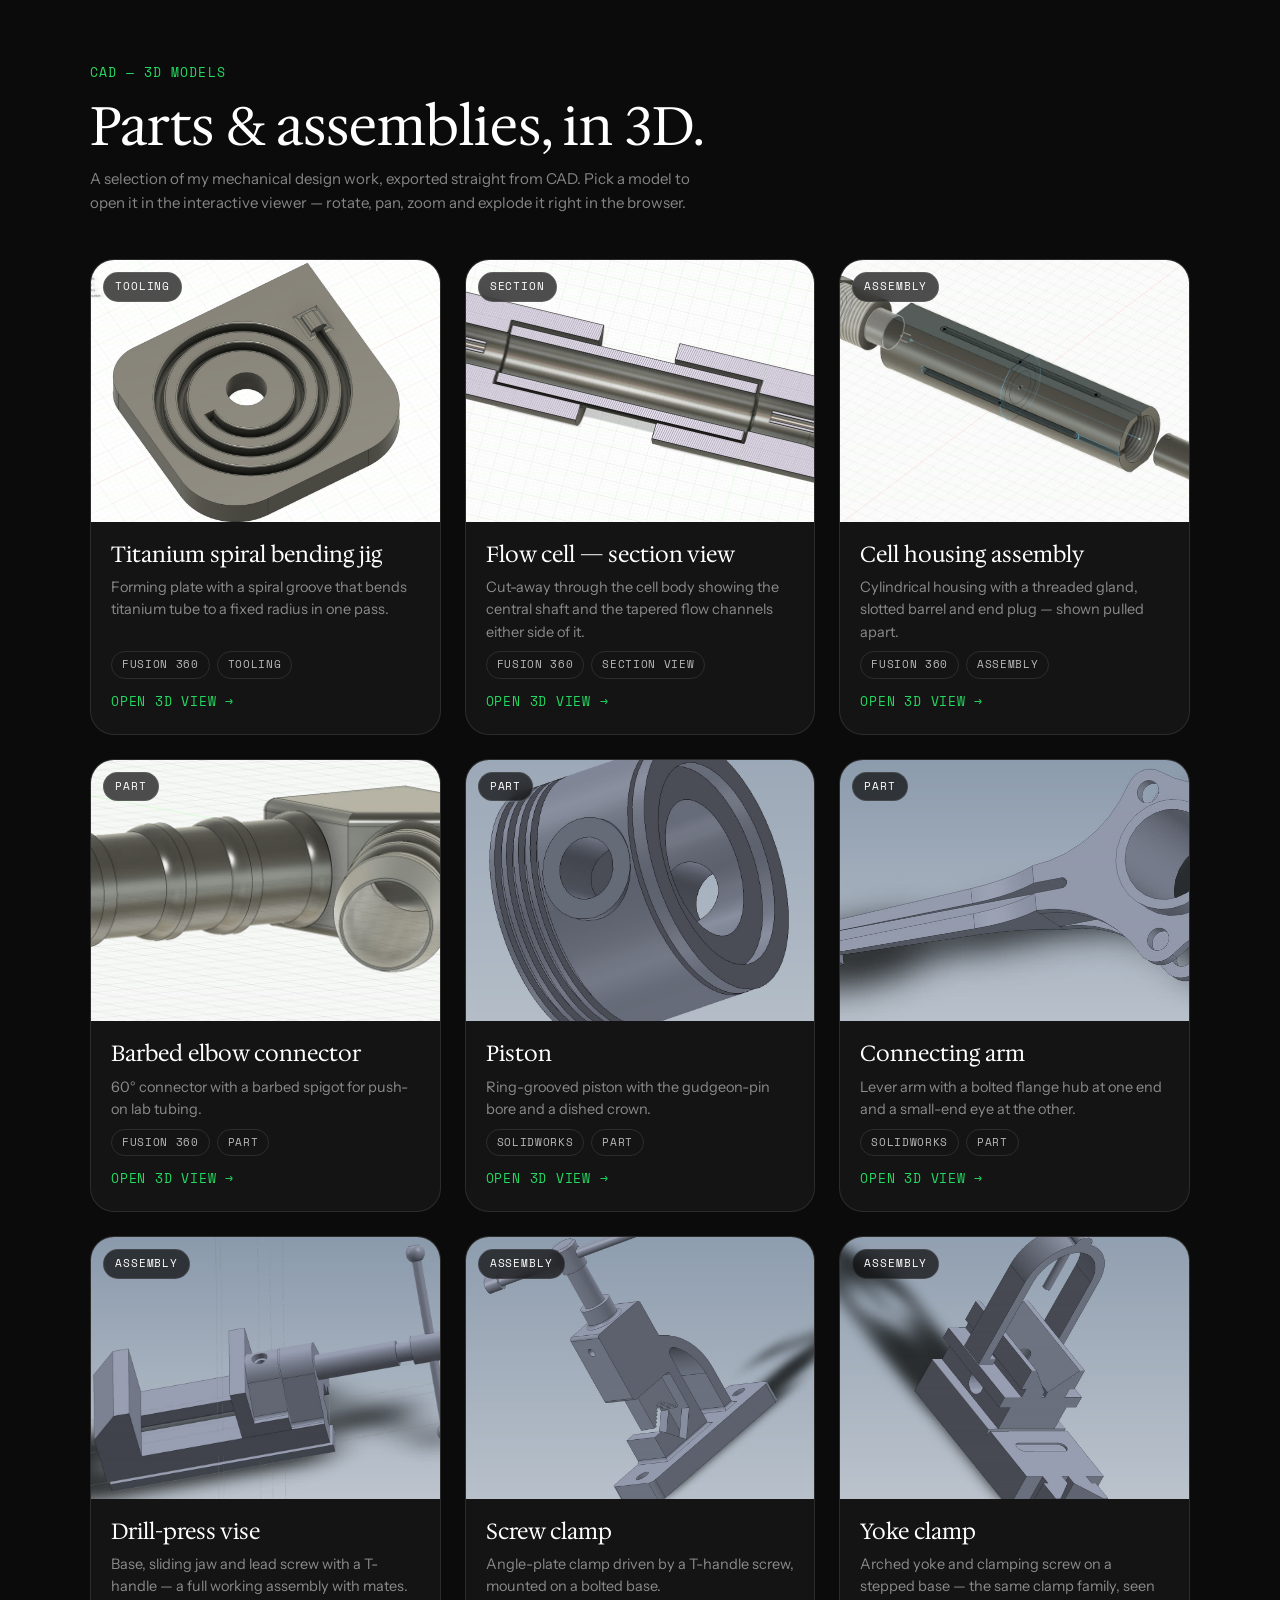
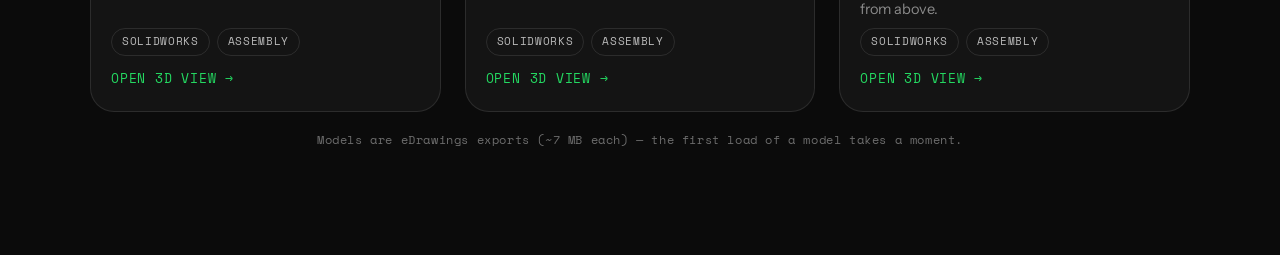
<file: cad/index.html>
<!DOCTYPE html>
<html lang="en">
<head>
	<meta charset="utf-8">
	<meta name="viewport" content="width=device-width, initial-scale=1.0">
	<title>CAD — 3D models · Aditya Patel</title>
	<meta name="description" content="Interactive 3D CAD models by Aditya Patel — parts and assemblies from SolidWorks, Fusion 360 and Creo.">
	<meta name="theme-color" content="#0b0b0b">

	<link rel="preconnect" href="https://fonts.googleapis.com">
	<link rel="preconnect" href="https://fonts.gstatic.com" crossorigin>
	<link href="https://fonts.googleapis.com/css2?family=Hedvig+Letters+Serif:opsz@12..24&family=Instrument+Sans:wght@400;500;600&family=Space+Mono:wght@400;700&display=swap" rel="stylesheet">

	<link rel="stylesheet" href="../css/theme.css">
	<style>
		body { overflow-x: hidden; }

		.cad-page {
			max-width: 1180px;
			margin: 0 auto;
			padding: clamp(28px, 5vw, 56px) clamp(18px, 4vw, 40px) clamp(48px, 8vw, 90px);
		}

		.cad-head { margin-bottom: clamp(28px, 4vw, 44px); }

		.cad-head .eyebrow {
			display: inline-block;
			font-family: var(--font-mono);
			font-size: var(--mono-label);
			letter-spacing: 0.08em;
			text-transform: uppercase;
			color: var(--green);
			margin-bottom: 14px;
		}

		.cad-head h1 {
			font-family: var(--font-display);
			font-weight: 400;
			font-size: clamp(32px, 5.2vw, 54px);
			line-height: 1.08;
			color: var(--text-100);
			margin: 0 0 12px;
		}

		.cad-head p {
			max-width: 62ch;
			margin: 0;
			color: var(--text-50);
			font-size: var(--small);
		}

		/* ---------- grid of models ---------- */
		.cad-grid {
			display: grid;
			grid-template-columns: repeat(auto-fill, minmax(280px, 1fr));
			gap: clamp(16px, 2vw, 24px);
		}

		.cad-card {
			display: flex;
			flex-direction: column;
			text-align: left;
			padding: 0;
			border: 1px solid var(--hairline);
			border-radius: var(--radius-card);
			background: var(--surface-2);
			overflow: hidden;
			cursor: pointer;
			color: inherit;
			font: inherit;
			transition: border-color 0.25s ease, transform 0.25s ease, background 0.25s ease;
		}

		.cad-card:hover,
		.cad-card:focus-visible {
			border-color: var(--green);
			background: var(--surface-3);
			transform: translateY(-4px);
			outline: none;
		}

		.cad-thumb {
			position: relative;
			aspect-ratio: 4 / 3;
			overflow: hidden;
			background: #d8dce3;
		}

		.cad-thumb img {
			width: 100%;
			height: 100%;
			object-fit: cover;
			display: block;
			transition: transform 0.5s cubic-bezier(0.22, 1, 0.36, 1);
		}

		.cad-card:hover .cad-thumb img { transform: scale(1.05); }

		.cad-badge {
			position: absolute;
			left: 12px;
			top: 12px;
			font-family: var(--font-mono);
			font-size: 11px;
			letter-spacing: 0.08em;
			text-transform: uppercase;
			color: var(--text-100);
			background: rgba(11, 11, 11, 0.72);
			backdrop-filter: blur(6px);
			-webkit-backdrop-filter: blur(6px);
			border: 1px solid var(--hairline);
			border-radius: var(--radius-pill);
			padding: 5px 11px;
		}

		.cad-card-body {
			display: flex;
			flex-direction: column;
			gap: 8px;
			padding: 20px 20px 22px;
			flex: 1;
		}

		.cad-card-body h2 {
			font-family: var(--font-display);
			font-weight: 400;
			font-size: 22px;
			line-height: 1.2;
			color: var(--text-100);
			margin: 0;
		}

		.cad-card-body p {
			margin: 0;
			font-size: 14.5px;
			line-height: 1.55;
			color: var(--text-50);
			flex: 1;
		}

		.cad-tags { display: flex; flex-wrap: wrap; gap: 7px; }

		.cad-tag {
			font-family: var(--font-mono);
			font-size: 11px;
			letter-spacing: 0.06em;
			text-transform: uppercase;
			color: var(--text-70);
			border: 1px solid var(--hairline);
			border-radius: var(--radius-pill);
			padding: 4px 10px;
		}

		.cad-open {
			font-family: var(--font-mono);
			font-size: var(--mono-label);
			letter-spacing: 0.06em;
			text-transform: uppercase;
			color: var(--green);
			margin-top: 4px;
		}

		/* ---------- 3D viewer ----------
		   The viewer is the same floating liquid-glass window as the project
		   app window on the home page (.app-modal / .app-window in theme.css),
		   so a model opens over the gallery instead of taking the whole screen. */
		.cad-viewer .app-clip { background: #eef0f3; }

		.cad-viewer iframe {
			width: 100%;
			height: 100%;
			border: 0;
			display: block;
			background: #eef0f3;
		}

		.cad-loading {
			position: absolute;
			inset: 0;
			z-index: 1;
			display: flex;
			flex-direction: column;
			align-items: center;
			justify-content: center;
			gap: 16px;
			background: var(--bg);
			font-family: var(--font-mono);
			font-size: var(--mono-label);
			letter-spacing: 0.08em;
			text-transform: uppercase;
			color: var(--text-50);
		}

		.cad-loading[hidden] { display: none; }

		.cad-spinner {
			width: 34px;
			height: 34px;
			border: 2px solid rgba(255, 255, 255, 0.14);
			border-top-color: var(--green);
			border-radius: 50%;
			animation: cad-spin 0.9s linear infinite;
		}

		@keyframes cad-spin { to { transform: rotate(360deg); } }

		.cad-hint {
			margin-top: 18px;
			font-family: var(--font-mono);
			font-size: 12px;
			letter-spacing: 0.05em;
			color: var(--text-40);
			text-align: center;
		}

		@media (max-width: 640px) {
			.cad-grid { grid-template-columns: 1fr; }
		}

		@media (prefers-reduced-motion: reduce) {
			.cad-card, .cad-thumb img { transition: none; }
			.cad-card:hover { transform: none; }
			.cad-spinner { animation-duration: 3s; }
		}
	</style>
</head>
<body>

	<main class="cad-page">
		<header class="cad-head">
			<span class="eyebrow">CAD — 3D models</span>
			<h1>Parts &amp; assemblies, in 3D.</h1>
			<p>A selection of my mechanical design work, exported straight from CAD. Pick a model to open it in the interactive viewer — rotate, pan, zoom and explode it right in the browser.</p>
		</header>

		<div class="cad-grid" id="cad-grid"></div>

		<p class="cad-hint">Models are eDrawings exports (~7&nbsp;MB each) — the first load of a model takes a moment.</p>
	</main>

	<!-- ===== 3D viewer — floating window ===== -->
	<div class="app-modal cad-viewer" id="cad-viewer" aria-hidden="true">
		<div class="app-window" role="dialog" aria-modal="true" aria-label="3D model viewer">
			<div class="app-bar">
				<span class="app-title" id="cad-viewer-title"></span>
				<div class="app-actions">
					<a class="app-newtab" id="cad-newtab" href="#" target="_blank" rel="noopener">Open full ↗</a>
					<button class="app-close" id="cad-close" type="button" aria-label="Close the 3D viewer">×</button>
				</div>
			</div>
			<div class="app-clip">
				<div class="cad-loading" id="cad-loading">
					<div class="cad-spinner" aria-hidden="true"></div>
					<span>Loading 3D model…</span>
				</div>
				<iframe id="cad-frame" src="about:blank" title="3D CAD viewer" allowfullscreen></iframe>
			</div>
		</div>
	</div>

	<script>
	(function () {
		"use strict";

		/* Edit titles / descriptions / tags here — the gallery builds itself from this list. */
		var MODELS = [
			{
				id: "titanium-spiral-bender",
				file: "models/titanium_spiral_bending.html",
				thumb: "thumbs/titanium_spiral_bender.jpg",
				title: "Titanium spiral bending jig",
				kind: "Tooling",
				desc: "Forming plate with a spiral groove that bends titanium tube to a fixed radius in one pass.",
				tags: ["Fusion 360", "Tooling"]
			},
			{
				id: "cell-section",
				file: "models/cell2.html",
				thumb: "thumbs/cell2.jpg",
				title: "Flow cell — section view",
				kind: "Section",
				desc: "Cut-away through the cell body showing the central shaft and the tapered flow channels either side of it.",
				tags: ["Fusion 360", "Section view"]
			},
			{
				id: "cell-assembly",
				file: "models/assembly_cell.html",
				thumb: "thumbs/cell_assembly.jpg",
				title: "Cell housing assembly",
				kind: "Assembly",
				desc: "Cylindrical housing with a threaded gland, slotted barrel and end plug — shown pulled apart.",
				tags: ["Fusion 360", "Assembly"]
			},
			{
				id: "tube-connector",
				file: "models/connector_tube.html",
				thumb: "thumbs/tube_connector.jpg",
				title: "Barbed elbow connector",
				kind: "Part",
				desc: "60° connector with a barbed spigot for push-on lab tubing.",
				tags: ["Fusion 360", "Part"]
			},
			{
				id: "piston",
				file: "models/piston.html",
				thumb: "thumbs/piston.jpg",
				title: "Piston",
				kind: "Part",
				desc: "Ring-grooved piston with the gudgeon-pin bore and a dished crown.",
				tags: ["SolidWorks", "Part"]
			},
			{
				id: "connecting-arm",
				file: "models/par_shaft.html",
				thumb: "thumbs/part_shaft.jpg",
				title: "Connecting arm",
				kind: "Part",
				desc: "Lever arm with a bolted flange hub at one end and a small-end eye at the other.",
				tags: ["SolidWorks", "Part"]
			},
			{
				id: "drill-press-vise",
				file: "models/Assem2.html",
				thumb: "thumbs/assem2.jpg",
				title: "Drill-press vise",
				kind: "Assembly",
				desc: "Base, sliding jaw and lead screw with a T-handle — a full working assembly with mates.",
				tags: ["SolidWorks", "Assembly"]
			},
			{
				id: "screw-clamp",
				file: "models/Assem3.html",
				thumb: "thumbs/assem3.jpg",
				title: "Screw clamp",
				kind: "Assembly",
				desc: "Angle-plate clamp driven by a T-handle screw, mounted on a bolted base.",
				tags: ["SolidWorks", "Assembly"]
			},
			{
				id: "yoke-clamp",
				file: "models/Assem1.html",
				thumb: "thumbs/assem1.jpg",
				title: "Yoke clamp",
				kind: "Assembly",
				desc: "Arched yoke and clamping screw on a stepped base — the same clamp family, seen from above.",
				tags: ["SolidWorks", "Assembly"]
			}
		];

		var grid = document.getElementById("cad-grid");
		var viewer = document.getElementById("cad-viewer");
		var frame = document.getElementById("cad-frame");
		var loading = document.getElementById("cad-loading");
		var titleEl = document.getElementById("cad-viewer-title");
		var newTab = document.getElementById("cad-newtab");
		var closeBtn = document.getElementById("cad-close");
		var lastFocus = null;

		/* ---------- build the grid ---------- */
		MODELS.forEach(function (m) {
			var card = document.createElement("button");
			card.type = "button";
			card.className = "cad-card";
			card.setAttribute("data-id", m.id);
			card.setAttribute("aria-label", "Open " + m.title + " in the 3D viewer");
			card.innerHTML =
				'<div class="cad-thumb">' +
					'<img src="' + m.thumb + '" alt="' + m.title + '" loading="lazy" decoding="async">' +
					'<span class="cad-badge">' + m.kind + '</span>' +
				'</div>' +
				'<div class="cad-card-body">' +
					'<h2></h2>' +
					'<p></p>' +
					'<div class="cad-tags">' + m.tags.map(function (t) {
						return '<span class="cad-tag"></span>';
					}).join("") + '</div>' +
					'<span class="cad-open">Open 3D view →</span>' +
				'</div>';
			card.querySelector("h2").textContent = m.title;
			card.querySelector("p").textContent = m.desc;
			card.querySelectorAll(".cad-tag").forEach(function (el, i) {
				el.textContent = m.tags[i];
			});
			card.addEventListener("click", function () {
				lastFocus = card;
				openModel(m);
			});
			grid.appendChild(card);
		});

		/* ---------- viewer ---------- */
		function findModel(id) {
			for (var i = 0; i < MODELS.length; i++) {
				if (MODELS[i].id === id) return MODELS[i];
			}
			return null;
		}

		/* The gallery usually runs inside an iframe (the project modal on the
		   home page), so it never pushes history entries — a browser Back
		   would otherwise navigate the page hosting us. The URL is kept in
		   sync with replaceState purely so "Open full ↗" deep-links work. */
		function setUrl(hash) {
			if (!history.replaceState) return;
			try {
				history.replaceState(null, "", hash ? "#" + hash : location.pathname + location.search);
			} catch (err) { /* file:// in some browsers — harmless */ }
		}

		function openModel(m) {
			titleEl.textContent = m.title;
			newTab.href = m.file;
			/* only reload when it's a different model — keeps the view on re-open */
			if (frame.getAttribute("data-loaded") !== m.id) {
				loading.hidden = false;
				frame.setAttribute("data-loaded", m.id);
				frame.src = m.file;
			} else {
				loading.hidden = true;
			}
			frame.title = m.title + " — 3D viewer";
			viewer.classList.add("open");
			viewer.setAttribute("aria-hidden", "false");
			document.body.style.overflow = "hidden";
			setUrl(m.id);
			closeBtn.focus();
		}

		function closeViewer() {
			viewer.classList.remove("open");
			viewer.setAttribute("aria-hidden", "true");
			document.body.style.overflow = "";
			setUrl("");
			if (lastFocus) lastFocus.focus();
		}

		frame.addEventListener("load", function () {
			if (frame.getAttribute("src") !== "about:blank") loading.hidden = true;
		});

		closeBtn.addEventListener("click", closeViewer);

		/* click the dimmed backdrop to dismiss, same as the app window */
		viewer.addEventListener("click", function (e) {
			if (e.target === viewer) closeViewer();
		});

		document.addEventListener("keydown", function (e) {
			if (e.key === "Escape" && viewer.classList.contains("open")) {
				e.stopPropagation();
				closeViewer();
			}
		});

		/* deep link: /cad/#piston opens straight into that model */
		var deepLink = findModel(location.hash.replace(/^#/, ""));
		if (deepLink) openModel(deepLink);
	})();
	</script>
</body>
</html>
</file>
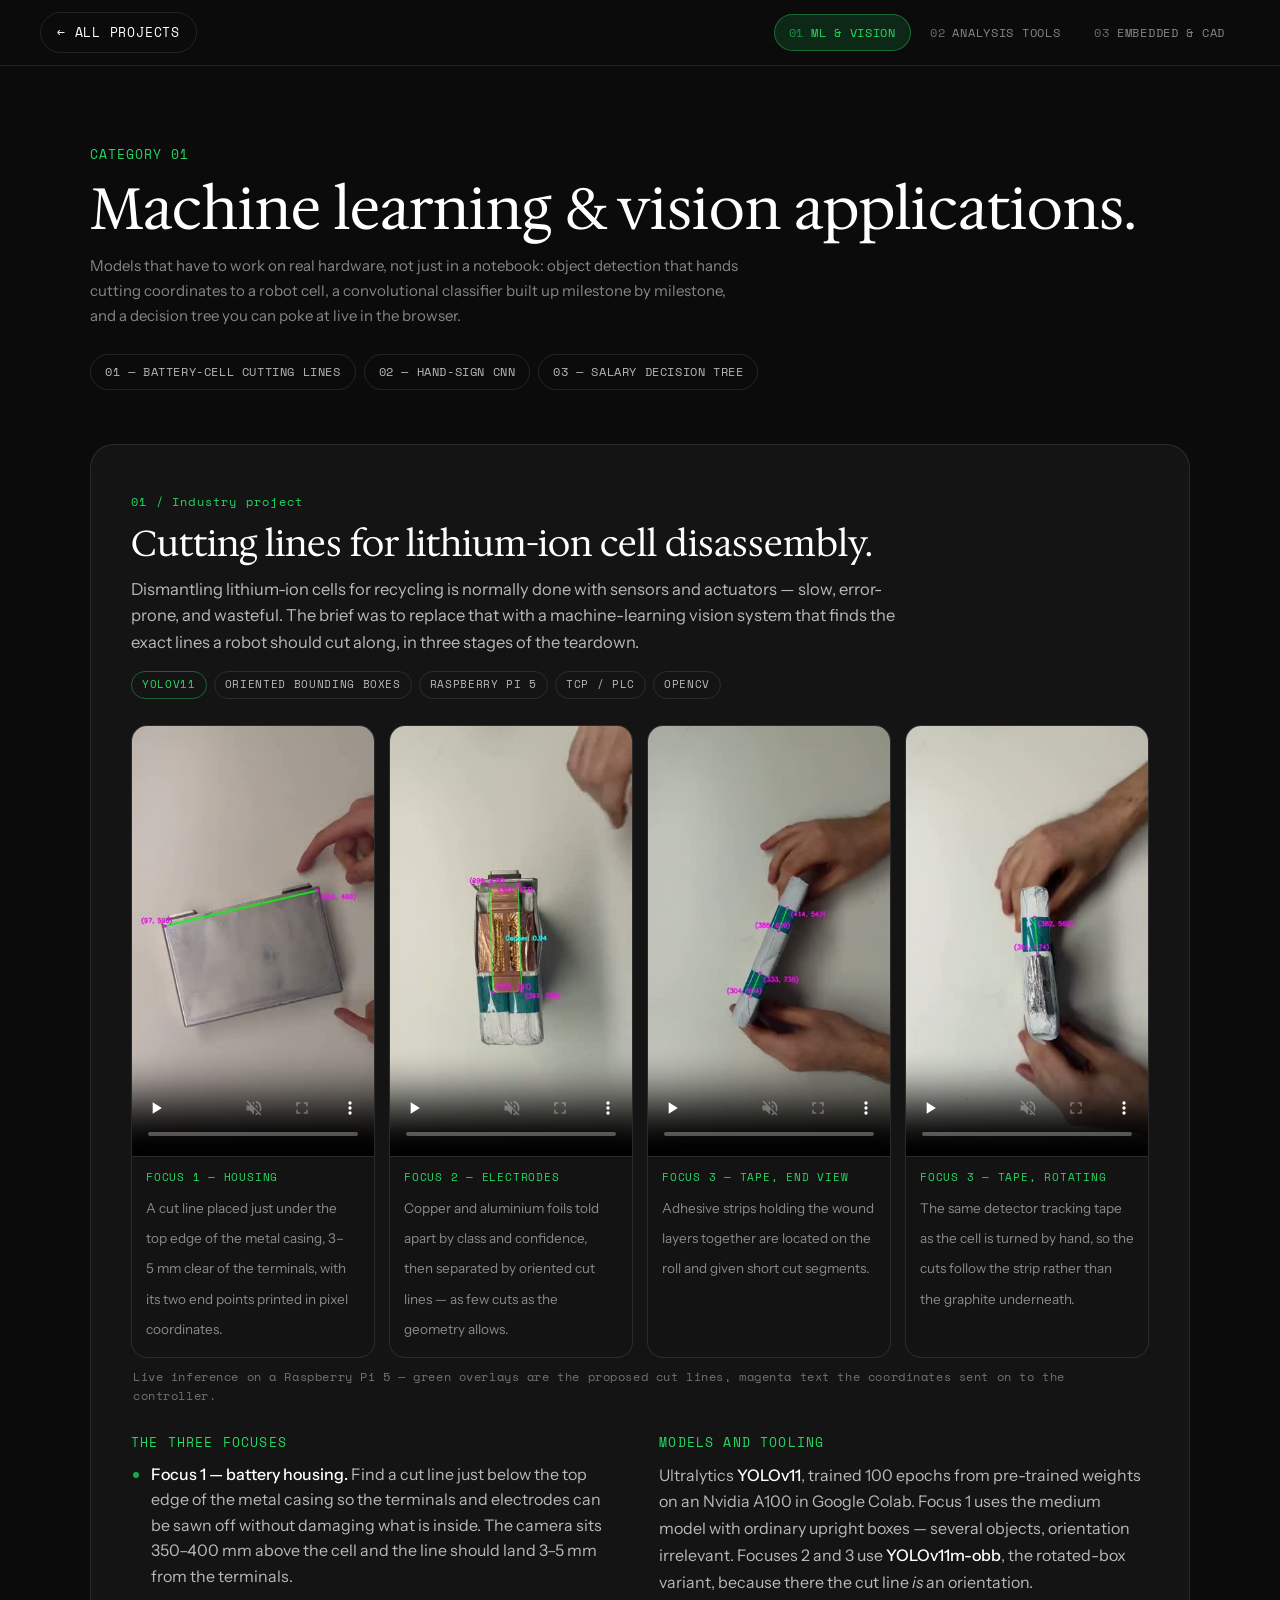
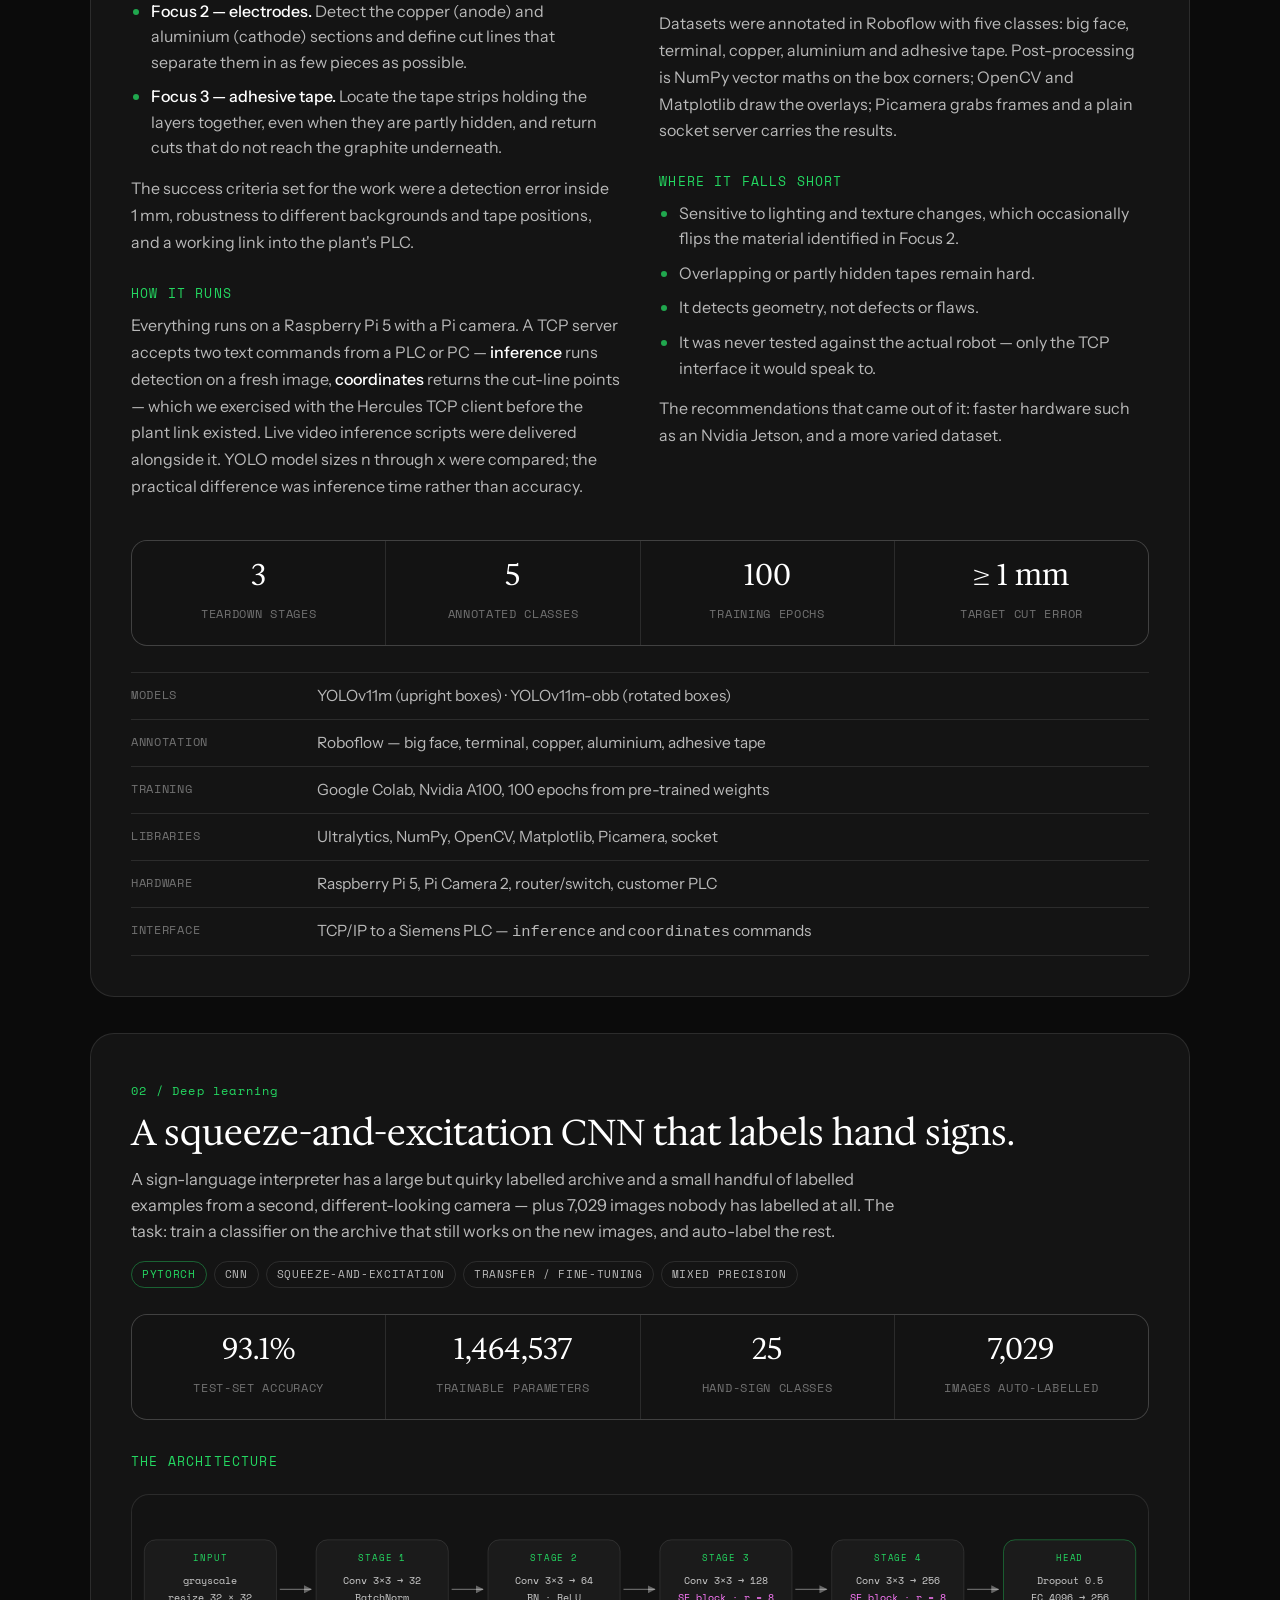
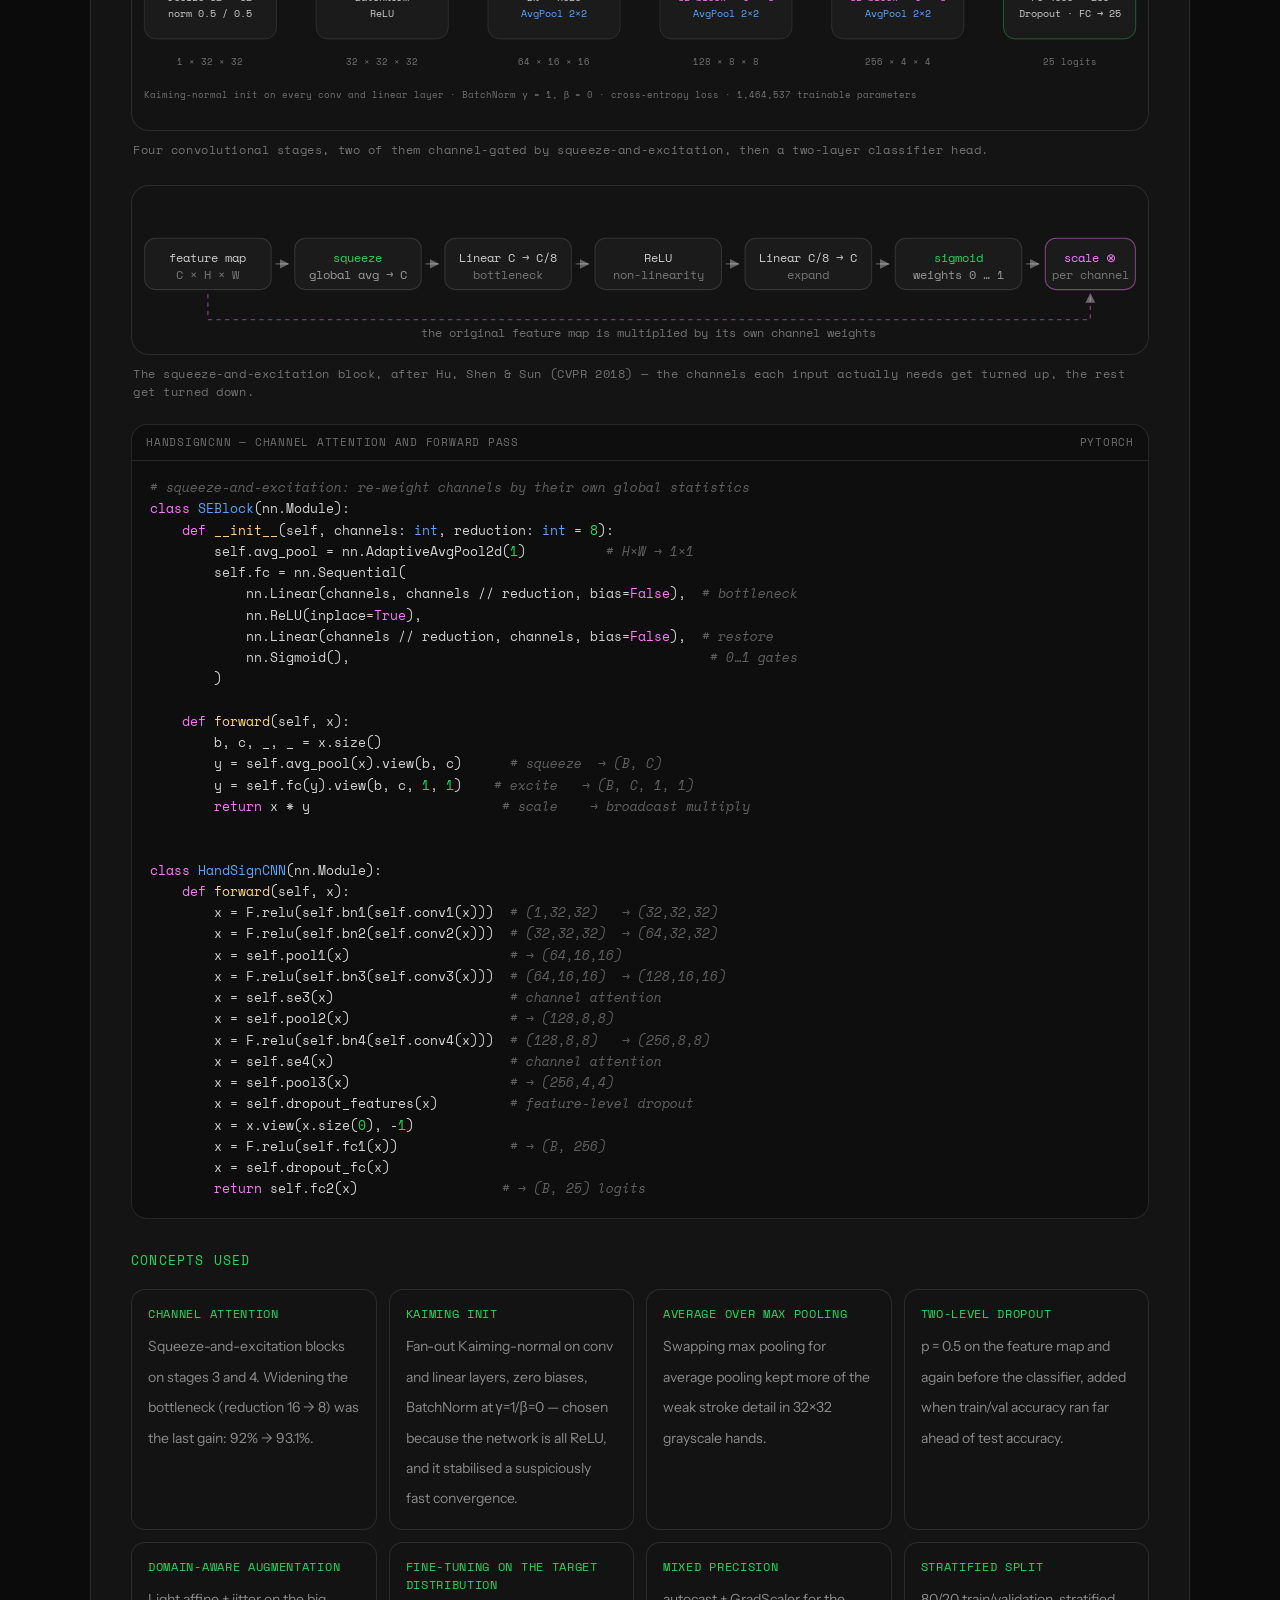
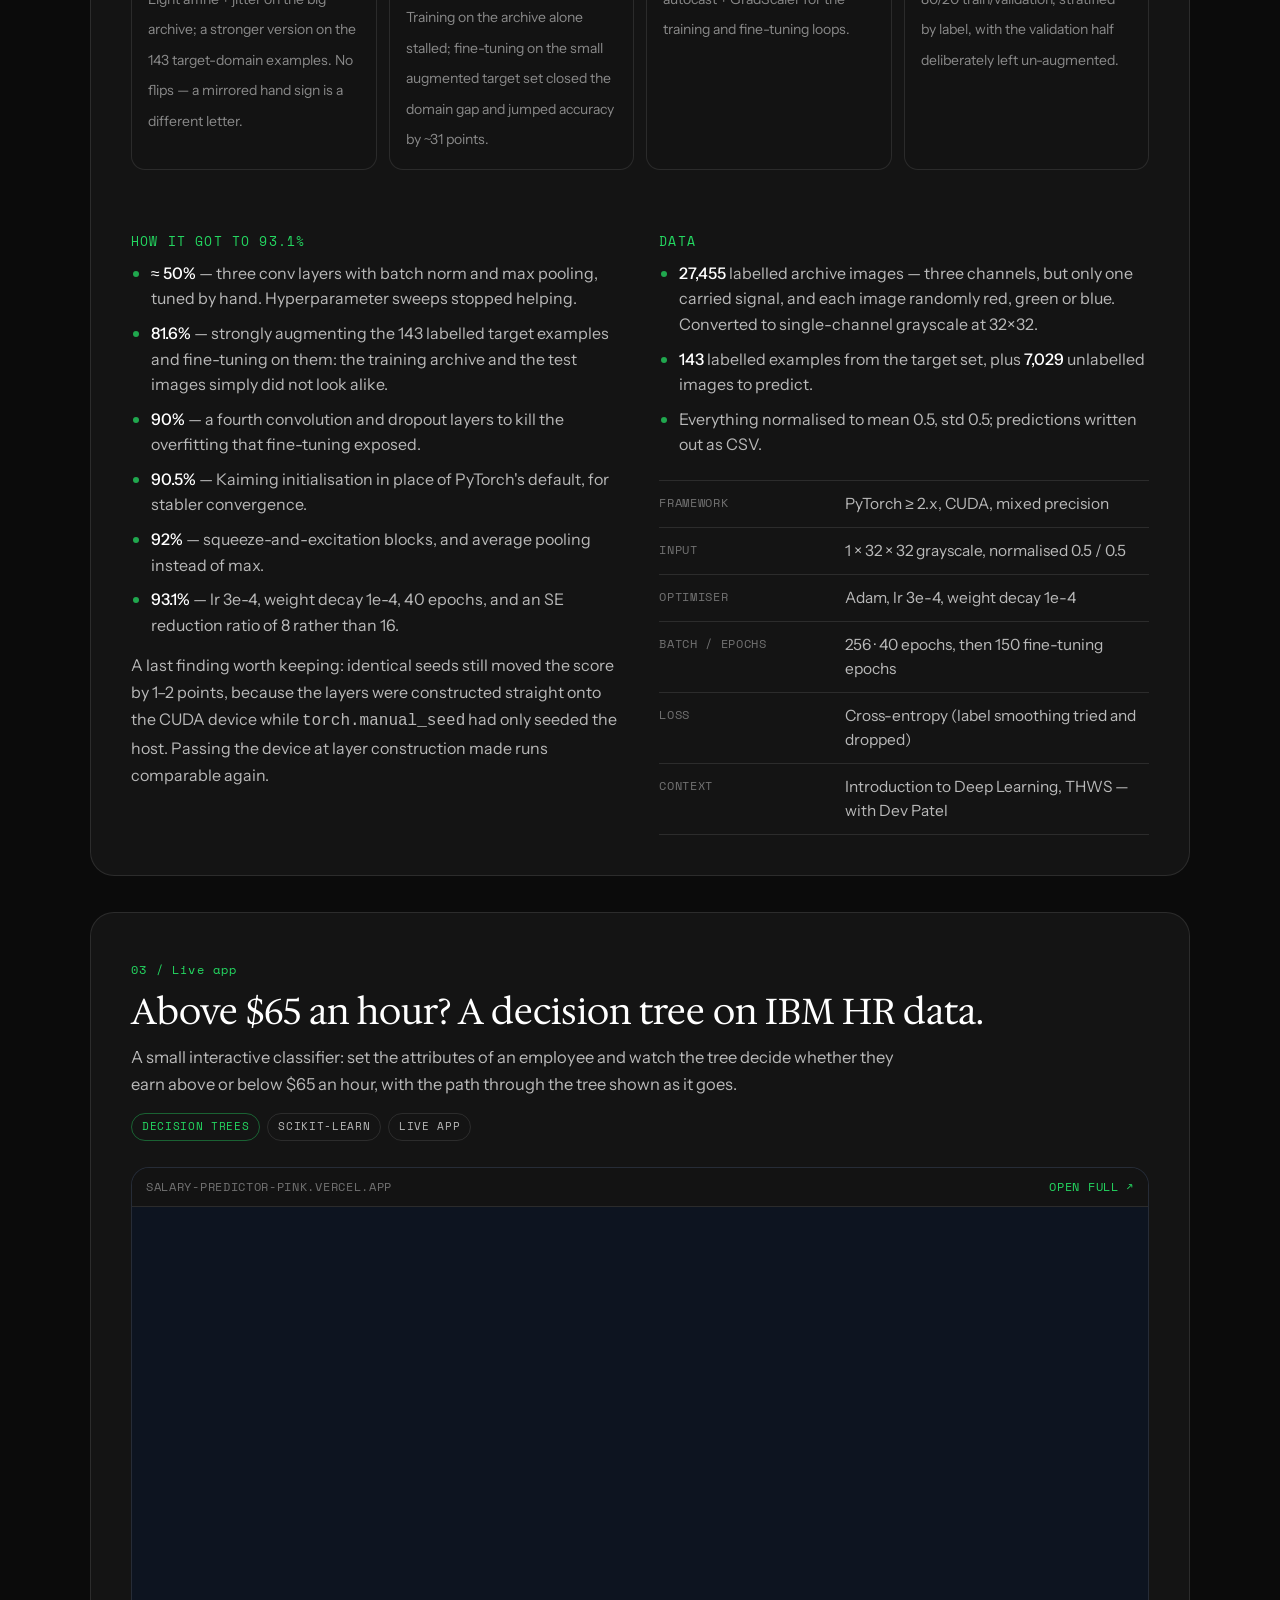
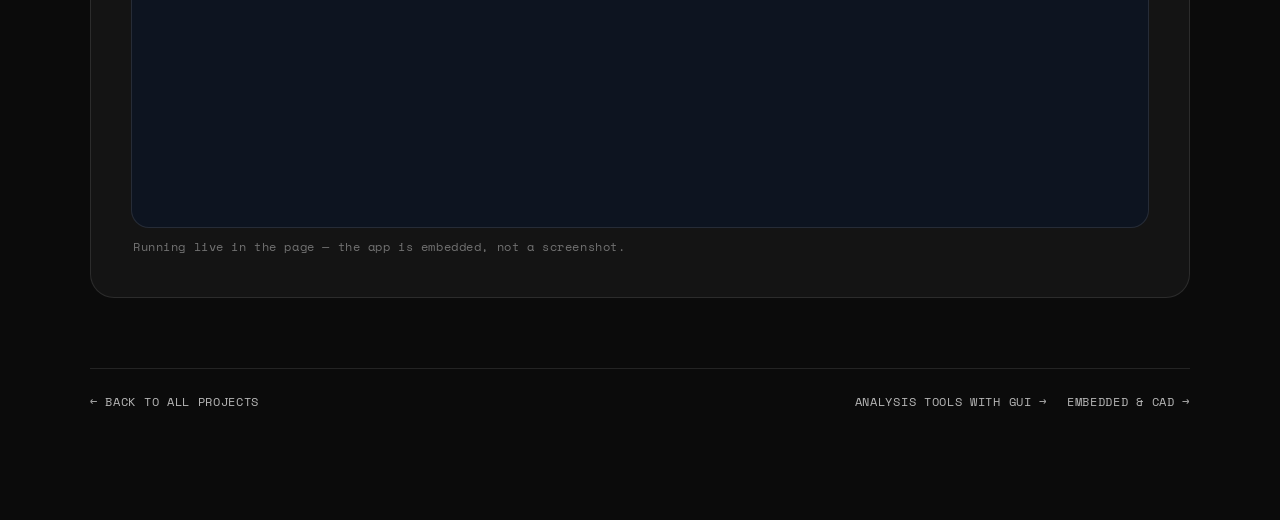
<file: projects/ml-vision.html>
<!DOCTYPE html>
<html lang="en">
<head>
	<meta charset="utf-8">
	<meta name="viewport" content="width=device-width, initial-scale=1.0">
	<title>Machine learning &amp; vision — Aditya Patel</title>
	<meta name="description" content="Machine-learning and computer-vision work by Aditya Patel — a YOLOv11 cutting-line system for EV battery-cell disassembly, a squeeze-and-excitation CNN for hand-sign recognition, and a decision-tree salary predictor.">
	<meta name="theme-color" content="#0b0b0b">

	<link rel="preconnect" href="https://fonts.googleapis.com">
	<link rel="preconnect" href="https://fonts.gstatic.com" crossorigin>
	<link href="https://fonts.googleapis.com/css2?family=Hedvig+Letters+Serif:opsz@12..24&family=Instrument+Sans:wght@400;500;600&family=Space+Mono:wght@400;700&display=swap" rel="stylesheet">

	<link rel="stylesheet" href="../css/theme.css">
	<link rel="stylesheet" href="../css/projects.css">
</head>
<body>

	<div class="pp-bar">
		<a class="pp-back" href="../index.html#projects">← All projects</a>
		<nav class="pp-switch" aria-label="Project categories">
			<a href="ml-vision.html" aria-current="page"><i>01</i>ML &amp; vision</a>
			<a href="analysis-tools.html"><i>02</i>Analysis tools</a>
			<a href="embedded-cad.html"><i>03</i>Embedded &amp; CAD</a>
		</nav>
	</div>

	<main class="pp-page">
		<header class="pp-head">
			<span class="eyebrow">Category 01</span>
			<h1>Machine learning &amp; vision applications.</h1>
			<p class="lede">Models that have to work on real hardware, not just in a notebook: object detection that hands cutting coordinates to a robot cell, a convolutional classifier built up milestone by milestone, and a decision tree you can poke at live in the browser.</p>
			<ul class="pp-jump">
				<li><a href="#battery-vision">01 — Battery-cell cutting lines</a></li>
				<li><a href="#handsign-cnn">02 — Hand-sign CNN</a></li>
				<li><a href="#salary-tree">03 — Salary decision tree</a></li>
			</ul>
		</header>

		<!-- ============ 01 — battery vision ============ -->
		<article class="proj" id="battery-vision">
			<div class="proj-head">
				<span class="proj-num">01 / Industry project</span>
				<h2>Cutting lines for lithium-ion cell disassembly.</h2>
				<p class="proj-sub">Dismantling lithium-ion cells for recycling is normally done with sensors and actuators — slow, error-prone, and wasteful. The brief was to replace that with a machine-learning vision system that finds the exact lines a robot should cut along, in three stages of the teardown.</p>
				<div class="tags">
					<span class="tag is-accent">YOLOv11</span>
					<span class="tag">Oriented bounding boxes</span>
					<span class="tag">Raspberry Pi 5</span>
					<span class="tag">TCP / PLC</span>
					<span class="tag">OpenCV</span>
				</div>
			</div>

			<div class="media-grid">
				<figure class="vid">
					<video src="../media/vision/outercase.mp4" poster="../media/vision/outercase.jpg" controls loop muted playsinline preload="none"></video>
					<figcaption>
						<b>Focus 1 — housing</b>
						<span>A cut line placed just under the top edge of the metal casing, 3–5&nbsp;mm clear of the terminals, with its two end points printed in pixel coordinates.</span>
					</figcaption>
				</figure>
				<figure class="vid">
					<video src="../media/vision/electrode_joint.mp4" poster="../media/vision/electrode_joint.jpg" controls loop muted playsinline preload="none"></video>
					<figcaption>
						<b>Focus 2 — electrodes</b>
						<span>Copper and aluminium foils told apart by class and confidence, then separated by oriented cut lines — as few cuts as the geometry allows.</span>
					</figcaption>
				</figure>
				<figure class="vid">
					<video src="../media/vision/tape_end1.mp4" poster="../media/vision/tape_end1.jpg" controls loop muted playsinline preload="none"></video>
					<figcaption>
						<b>Focus 3 — tape, end view</b>
						<span>Adhesive strips holding the wound layers together are located on the roll and given short cut segments.</span>
					</figcaption>
				</figure>
				<figure class="vid">
					<video src="../media/vision/tape_end2.mp4" poster="../media/vision/tape_end2.jpg" controls loop muted playsinline preload="none"></video>
					<figcaption>
						<b>Focus 3 — tape, rotating</b>
						<span>The same detector tracking tape as the cell is turned by hand, so the cuts follow the strip rather than the graphite underneath.</span>
					</figcaption>
				</figure>
			</div>
			<p class="figure-caption">Live inference on a Raspberry&nbsp;Pi 5 — green overlays are the proposed cut lines, magenta text the coordinates sent on to the controller.</p>

			<div class="cols">
				<div class="prose">
					<h3>The three focuses</h3>
					<ul>
						<li><strong>Focus 1 — battery housing.</strong> Find a cut line just below the top edge of the metal casing so the terminals and electrodes can be sawn off without damaging what is inside. The camera sits 350–400&nbsp;mm above the cell and the line should land 3–5&nbsp;mm from the terminals.</li>
						<li><strong>Focus 2 — electrodes.</strong> Detect the copper (anode) and aluminium (cathode) sections and define cut lines that separate them in as few pieces as possible.</li>
						<li><strong>Focus 3 — adhesive tape.</strong> Locate the tape strips holding the layers together, even when they are partly hidden, and return cuts that do not reach the graphite underneath.</li>
					</ul>
					<p>The success criteria set for the work were a detection error inside 1&nbsp;mm, robustness to different backgrounds and tape positions, and a working link into the plant's PLC.</p>

					<h3>How it runs</h3>
					<p>Everything runs on a Raspberry&nbsp;Pi 5 with a Pi camera. A TCP server accepts two text commands from a PLC or PC — <strong>inference</strong> runs detection on a fresh image, <strong>coordinates</strong> returns the cut-line points — which we exercised with the Hercules TCP client before the plant link existed. Live video inference scripts were delivered alongside it. YOLO model sizes n through x were compared; the practical difference was inference time rather than accuracy.</p>
				</div>

				<div class="prose">
					<h3>Models and tooling</h3>
					<p>Ultralytics <strong>YOLOv11</strong>, trained 100 epochs from pre-trained weights on an Nvidia A100 in Google Colab. Focus&nbsp;1 uses the medium model with ordinary upright boxes — several objects, orientation irrelevant. Focuses&nbsp;2 and&nbsp;3 use <strong>YOLOv11m-obb</strong>, the rotated-box variant, because there the cut line <em>is</em> an orientation.</p>
					<p>Datasets were annotated in Roboflow with five classes: big face, terminal, copper, aluminium and adhesive tape. Post-processing is NumPy vector maths on the box corners; OpenCV and Matplotlib draw the overlays; Picamera grabs frames and a plain socket server carries the results.</p>

					<h3>Where it falls short</h3>
					<ul>
						<li>Sensitive to lighting and texture changes, which occasionally flips the material identified in Focus&nbsp;2.</li>
						<li>Overlapping or partly hidden tapes remain hard.</li>
						<li>It detects geometry, not defects or flaws.</li>
						<li>It was never tested against the actual robot — only the TCP interface it would speak to.</li>
					</ul>
					<p>The recommendations that came out of it: faster hardware such as an Nvidia Jetson, and a more varied dataset.</p>
				</div>
			</div>

			<div class="stats">
				<div class="stat"><b>3</b><span>Teardown stages</span></div>
				<div class="stat"><b>5</b><span>Annotated classes</span></div>
				<div class="stat"><b>100</b><span>Training epochs</span></div>
				<div class="stat"><b>≤ 1 mm</b><span>Target cut error</span></div>
			</div>

			<dl class="spec">
				<div><dt>Models</dt><dd>YOLOv11m (upright boxes) · YOLOv11m-obb (rotated boxes)</dd></div>
				<div><dt>Annotation</dt><dd>Roboflow — big face, terminal, copper, aluminium, adhesive tape</dd></div>
				<div><dt>Training</dt><dd>Google Colab, Nvidia A100, 100 epochs from pre-trained weights</dd></div>
				<div><dt>Libraries</dt><dd>Ultralytics, NumPy, OpenCV, Matplotlib, Picamera, socket</dd></div>
				<div><dt>Hardware</dt><dd>Raspberry Pi 5, Pi Camera 2, router/switch, customer PLC</dd></div>
				<div><dt>Interface</dt><dd>TCP/IP to a Siemens PLC — <code>inference</code> and <code>coordinates</code> commands</dd></div>
			</dl>
		</article>

		<!-- ============ 02 — hand-sign CNN ============ -->
		<article class="proj" id="handsign-cnn">
			<div class="proj-head">
				<span class="proj-num">02 / Deep learning</span>
				<h2>A squeeze-and-excitation CNN that labels hand signs.</h2>
				<p class="proj-sub">A sign-language interpreter has a large but quirky labelled archive and a small handful of labelled examples from a second, different-looking camera — plus 7,029 images nobody has labelled at all. The task: train a classifier on the archive that still works on the new images, and auto-label the rest.</p>
				<div class="tags">
					<span class="tag is-accent">PyTorch</span>
					<span class="tag">CNN</span>
					<span class="tag">Squeeze-and-excitation</span>
					<span class="tag">Transfer / fine-tuning</span>
					<span class="tag">Mixed precision</span>
				</div>
			</div>

			<div class="stats">
				<div class="stat"><b>93.1%</b><span>Test-set accuracy</span></div>
				<div class="stat"><b>1,464,537</b><span>Trainable parameters</span></div>
				<div class="stat"><b>25</b><span>Hand-sign classes</span></div>
				<div class="stat"><b>7,029</b><span>Images auto-labelled</span></div>
			</div>

			<h3 class="section-label">The architecture</h3>

			<div class="diagram">
				<svg viewBox="0 0 1220 250" role="img" aria-label="Network diagram: input 1 by 32 by 32, four convolutional stages with batch norm, ReLU, squeeze-and-excitation blocks and average pooling, then a dropout and fully connected head producing 25 logits.">
					<defs>
						<marker id="ar" viewBox="0 0 10 10" refX="9" refY="5" markerWidth="7" markerHeight="7" orient="auto-start-reverse">
							<path d="M0 0 L10 5 L0 10 z" fill="rgba(255,255,255,0.35)"/>
						</marker>
					</defs>

					<!-- stage blocks -->
					<g font-family="'Space Mono', monospace">
						<!-- 1 input -->
						<rect x="10" y="30" width="160" height="120" rx="14" fill="#1b1b1b" stroke="rgba(255,255,255,0.12)"/>
						<text x="90" y="56" text-anchor="middle" font-size="11" letter-spacing="1" fill="#24d861">INPUT</text>
						<text x="90" y="84" text-anchor="middle" font-size="11.5" fill="rgba(255,255,255,0.78)">grayscale</text>
						<text x="90" y="104" text-anchor="middle" font-size="11.5" fill="rgba(255,255,255,0.78)">resize 32 × 32</text>
						<text x="90" y="124" text-anchor="middle" font-size="11.5" fill="rgba(255,255,255,0.78)">norm 0.5 / 0.5</text>
						<text x="90" y="182" text-anchor="middle" font-size="11" fill="rgba(255,255,255,0.4)">1 × 32 × 32</text>

						<!-- 2 stage 1 -->
						<rect x="218" y="30" width="160" height="120" rx="14" fill="#1b1b1b" stroke="rgba(255,255,255,0.12)"/>
						<text x="298" y="56" text-anchor="middle" font-size="11" letter-spacing="1" fill="#24d861">STAGE 1</text>
						<text x="298" y="84" text-anchor="middle" font-size="11.5" fill="rgba(255,255,255,0.78)">Conv 3×3 → 32</text>
						<text x="298" y="104" text-anchor="middle" font-size="11.5" fill="rgba(255,255,255,0.78)">BatchNorm</text>
						<text x="298" y="124" text-anchor="middle" font-size="11.5" fill="rgba(255,255,255,0.78)">ReLU</text>
						<text x="298" y="182" text-anchor="middle" font-size="11" fill="rgba(255,255,255,0.4)">32 × 32 × 32</text>

						<!-- 3 stage 2 -->
						<rect x="426" y="30" width="160" height="120" rx="14" fill="#1b1b1b" stroke="rgba(255,255,255,0.12)"/>
						<text x="506" y="56" text-anchor="middle" font-size="11" letter-spacing="1" fill="#24d861">STAGE 2</text>
						<text x="506" y="84" text-anchor="middle" font-size="11.5" fill="rgba(255,255,255,0.78)">Conv 3×3 → 64</text>
						<text x="506" y="104" text-anchor="middle" font-size="11.5" fill="rgba(255,255,255,0.78)">BN · ReLU</text>
						<text x="506" y="124" text-anchor="middle" font-size="11.5" fill="#58a6ff">AvgPool 2×2</text>
						<text x="506" y="182" text-anchor="middle" font-size="11" fill="rgba(255,255,255,0.4)">64 × 16 × 16</text>

						<!-- 4 stage 3 -->
						<rect x="634" y="30" width="160" height="120" rx="14" fill="#1b1b1b" stroke="rgba(255,255,255,0.12)"/>
						<text x="714" y="56" text-anchor="middle" font-size="11" letter-spacing="1" fill="#24d861">STAGE 3</text>
						<text x="714" y="84" text-anchor="middle" font-size="11.5" fill="rgba(255,255,255,0.78)">Conv 3×3 → 128</text>
						<text x="714" y="104" text-anchor="middle" font-size="11.5" fill="#ff79fd">SE block · r = 8</text>
						<text x="714" y="124" text-anchor="middle" font-size="11.5" fill="#58a6ff">AvgPool 2×2</text>
						<text x="714" y="182" text-anchor="middle" font-size="11" fill="rgba(255,255,255,0.4)">128 × 8 × 8</text>

						<!-- 5 stage 4 -->
						<rect x="842" y="30" width="160" height="120" rx="14" fill="#1b1b1b" stroke="rgba(255,255,255,0.12)"/>
						<text x="922" y="56" text-anchor="middle" font-size="11" letter-spacing="1" fill="#24d861">STAGE 4</text>
						<text x="922" y="84" text-anchor="middle" font-size="11.5" fill="rgba(255,255,255,0.78)">Conv 3×3 → 256</text>
						<text x="922" y="104" text-anchor="middle" font-size="11.5" fill="#ff79fd">SE block · r = 8</text>
						<text x="922" y="124" text-anchor="middle" font-size="11.5" fill="#58a6ff">AvgPool 2×2</text>
						<text x="922" y="182" text-anchor="middle" font-size="11" fill="rgba(255,255,255,0.4)">256 × 4 × 4</text>

						<!-- 6 head -->
						<rect x="1050" y="30" width="160" height="120" rx="14" fill="#1b1b1b" stroke="rgba(36,216,97,0.45)"/>
						<text x="1130" y="56" text-anchor="middle" font-size="11" letter-spacing="1" fill="#24d861">HEAD</text>
						<text x="1130" y="84" text-anchor="middle" font-size="11.5" fill="rgba(255,255,255,0.78)">Dropout 0.5</text>
						<text x="1130" y="104" text-anchor="middle" font-size="11.5" fill="rgba(255,255,255,0.78)">FC 4096 → 256</text>
						<text x="1130" y="124" text-anchor="middle" font-size="11.5" fill="rgba(255,255,255,0.78)">Dropout · FC → 25</text>
						<text x="1130" y="182" text-anchor="middle" font-size="11" fill="rgba(255,255,255,0.4)">25 logits</text>

						<!-- arrows -->
						<g stroke="rgba(255,255,255,0.35)" stroke-width="1.4" marker-end="url(#ar)">
							<line x1="174" y1="90" x2="212" y2="90"/>
							<line x1="382" y1="90" x2="420" y2="90"/>
							<line x1="590" y1="90" x2="628" y2="90"/>
							<line x1="798" y1="90" x2="836" y2="90"/>
							<line x1="1006" y1="90" x2="1044" y2="90"/>
						</g>

						<!-- footer note -->
						<text x="10" y="222" font-size="11" fill="rgba(255,255,255,0.4)">Kaiming-normal init on every conv and linear layer · BatchNorm γ = 1, β = 0 · cross-entropy loss · 1,464,537 trainable parameters</text>
					</g>
				</svg>
			</div>
			<p class="figure-caption">Four convolutional stages, two of them channel-gated by squeeze-and-excitation, then a two-layer classifier head.</p>

			<div class="diagram is-narrow">
				<svg viewBox="0 0 940 130" role="img" aria-label="Squeeze and excitation block: global average pooling, linear bottleneck, ReLU, linear expansion, sigmoid, then per-channel scaling of the input.">
					<g font-family="'Space Mono', monospace" font-size="11">
						<rect x="8" y="30" width="118" height="48" rx="10" fill="#1b1b1b" stroke="rgba(255,255,255,0.12)"/>
						<text x="67" y="52" text-anchor="middle" fill="rgba(255,255,255,0.78)">feature map</text>
						<text x="67" y="68" text-anchor="middle" fill="rgba(255,255,255,0.4)">C × H × W</text>

						<rect x="148" y="30" width="118" height="48" rx="10" fill="#1b1b1b" stroke="rgba(255,255,255,0.12)"/>
						<text x="207" y="52" text-anchor="middle" fill="#24d861">squeeze</text>
						<text x="207" y="68" text-anchor="middle" fill="rgba(255,255,255,0.55)">global avg → C</text>

						<rect x="288" y="30" width="118" height="48" rx="10" fill="#1b1b1b" stroke="rgba(255,255,255,0.12)"/>
						<text x="347" y="52" text-anchor="middle" fill="rgba(255,255,255,0.78)">Linear C → C/8</text>
						<text x="347" y="68" text-anchor="middle" fill="rgba(255,255,255,0.4)">bottleneck</text>

						<rect x="428" y="30" width="118" height="48" rx="10" fill="#1b1b1b" stroke="rgba(255,255,255,0.12)"/>
						<text x="487" y="52" text-anchor="middle" fill="rgba(255,255,255,0.78)">ReLU</text>
						<text x="487" y="68" text-anchor="middle" fill="rgba(255,255,255,0.4)">non-linearity</text>

						<rect x="568" y="30" width="118" height="48" rx="10" fill="#1b1b1b" stroke="rgba(255,255,255,0.12)"/>
						<text x="627" y="52" text-anchor="middle" fill="rgba(255,255,255,0.78)">Linear C/8 → C</text>
						<text x="627" y="68" text-anchor="middle" fill="rgba(255,255,255,0.4)">expand</text>

						<rect x="708" y="30" width="118" height="48" rx="10" fill="#1b1b1b" stroke="rgba(255,255,255,0.12)"/>
						<text x="767" y="52" text-anchor="middle" fill="#24d861">sigmoid</text>
						<text x="767" y="68" text-anchor="middle" fill="rgba(255,255,255,0.55)">weights 0 … 1</text>

						<rect x="848" y="30" width="84" height="48" rx="10" fill="#1b1b1b" stroke="rgba(255,121,253,0.45)"/>
						<text x="890" y="52" text-anchor="middle" fill="#ff79fd">scale ⊗</text>
						<text x="890" y="68" text-anchor="middle" fill="rgba(255,255,255,0.4)">per channel</text>

						<g stroke="rgba(255,255,255,0.3)" stroke-width="1.3" marker-end="url(#ar)">
							<line x1="130" y1="54" x2="142" y2="54"/>
							<line x1="270" y1="54" x2="282" y2="54"/>
							<line x1="410" y1="54" x2="422" y2="54"/>
							<line x1="550" y1="54" x2="562" y2="54"/>
							<line x1="690" y1="54" x2="702" y2="54"/>
							<line x1="830" y1="54" x2="842" y2="54"/>
						</g>
						<path d="M67 82 L67 106 L890 106 L890 82" fill="none" stroke="rgba(255,121,253,0.4)" stroke-width="1.3" stroke-dasharray="4 4" marker-end="url(#ar)"/>
						<text x="478" y="122" text-anchor="middle" fill="rgba(255,255,255,0.4)">the original feature map is multiplied by its own channel weights</text>
					</g>
				</svg>
			</div>
			<p class="figure-caption">The squeeze-and-excitation block, after Hu, Shen &amp; Sun (CVPR 2018) — the channels each input actually needs get turned up, the rest get turned down.</p>

			<div class="code">
				<div class="code-bar"><span>HandSignCNN — channel attention and forward pass</span><span>PyTorch</span></div>
<pre><span class="c"># squeeze-and-excitation: re-weight channels by their own global statistics</span>
<span class="k">class</span> <span class="n">SEBlock</span>(nn.Module):
    <span class="k">def</span> <span class="f">__init__</span>(self, channels: <span class="n">int</span>, reduction: <span class="n">int</span> = <span class="s">8</span>):
        self.avg_pool = nn.AdaptiveAvgPool2d(<span class="s">1</span>)          <span class="c"># H×W → 1×1</span>
        self.fc = nn.Sequential(
            nn.Linear(channels, channels // reduction, bias=<span class="k">False</span>),  <span class="c"># bottleneck</span>
            nn.ReLU(inplace=<span class="k">True</span>),
            nn.Linear(channels // reduction, channels, bias=<span class="k">False</span>),  <span class="c"># restore</span>
            nn.Sigmoid(),                                             <span class="c"># 0…1 gates</span>
        )

    <span class="k">def</span> <span class="f">forward</span>(self, x):
        b, c, _, _ = x.size()
        y = self.avg_pool(x).view(b, c)      <span class="c"># squeeze  → (B, C)</span>
        y = self.fc(y).view(b, c, <span class="s">1</span>, <span class="s">1</span>)    <span class="c"># excite   → (B, C, 1, 1)</span>
        <span class="k">return</span> x * y                        <span class="c"># scale    → broadcast multiply</span>


<span class="k">class</span> <span class="n">HandSignCNN</span>(nn.Module):
    <span class="k">def</span> <span class="f">forward</span>(self, x):
        x = F.relu(self.bn1(self.conv1(x)))  <span class="c"># (1,32,32)   → (32,32,32)</span>
        x = F.relu(self.bn2(self.conv2(x)))  <span class="c"># (32,32,32)  → (64,32,32)</span>
        x = self.pool1(x)                    <span class="c"># → (64,16,16)</span>
        x = F.relu(self.bn3(self.conv3(x)))  <span class="c"># (64,16,16)  → (128,16,16)</span>
        x = self.se3(x)                      <span class="c"># channel attention</span>
        x = self.pool2(x)                    <span class="c"># → (128,8,8)</span>
        x = F.relu(self.bn4(self.conv4(x)))  <span class="c"># (128,8,8)   → (256,8,8)</span>
        x = self.se4(x)                      <span class="c"># channel attention</span>
        x = self.pool3(x)                    <span class="c"># → (256,4,4)</span>
        x = self.dropout_features(x)         <span class="c"># feature-level dropout</span>
        x = x.view(x.size(<span class="s">0</span>), -<span class="s">1</span>)
        x = F.relu(self.fc1(x))              <span class="c"># → (B, 256)</span>
        x = self.dropout_fc(x)
        <span class="k">return</span> self.fc2(x)                  <span class="c"># → (B, 25) logits</span></pre>
			</div>

			<h3 class="section-label">Concepts used</h3>

			<div class="concepts">
				<div class="concept"><b>Channel attention</b><span>Squeeze-and-excitation blocks on stages 3 and 4. Widening the bottleneck (reduction 16 → 8) was the last gain: 92% → 93.1%.</span></div>
				<div class="concept"><b>Kaiming init</b><span>Fan-out Kaiming-normal on conv and linear layers, zero biases, BatchNorm at γ=1/β=0 — chosen because the network is all ReLU, and it stabilised a suspiciously fast convergence.</span></div>
				<div class="concept"><b>Average over max pooling</b><span>Swapping max pooling for average pooling kept more of the weak stroke detail in 32×32 grayscale hands.</span></div>
				<div class="concept"><b>Two-level dropout</b><span>p = 0.5 on the feature map and again before the classifier, added when train/val accuracy ran far ahead of test accuracy.</span></div>
				<div class="concept"><b>Domain-aware augmentation</b><span>Light affine + jitter on the big archive; a stronger version on the 143 target-domain examples. No flips — a mirrored hand sign is a different letter.</span></div>
				<div class="concept"><b>Fine-tuning on the target distribution</b><span>Training on the archive alone stalled; fine-tuning on the small augmented target set closed the domain gap and jumped accuracy by ~31 points.</span></div>
				<div class="concept"><b>Mixed precision</b><span>autocast + GradScaler for the training and fine-tuning loops.</span></div>
				<div class="concept"><b>Stratified split</b><span>80/20 train/validation, stratified by label, with the validation half deliberately left un-augmented.</span></div>
			</div>

			<div class="cols" style="margin-top:34px;">
				<div class="prose">
					<h3>How it got to 93.1%</h3>
					<ul>
						<li><strong>≈ 50%</strong> — three conv layers with batch norm and max pooling, tuned by hand. Hyperparameter sweeps stopped helping.</li>
						<li><strong>81.6%</strong> — strongly augmenting the 143 labelled target examples and fine-tuning on them: the training archive and the test images simply did not look alike.</li>
						<li><strong>90%</strong> — a fourth convolution and dropout layers to kill the overfitting that fine-tuning exposed.</li>
						<li><strong>90.5%</strong> — Kaiming initialisation in place of PyTorch's default, for stabler convergence.</li>
						<li><strong>92%</strong> — squeeze-and-excitation blocks, and average pooling instead of max.</li>
						<li><strong>93.1%</strong> — lr 3e-4, weight decay 1e-4, 40 epochs, and an SE reduction ratio of 8 rather than 16.</li>
					</ul>
					<p>A last finding worth keeping: identical seeds still moved the score by 1–2 points, because the layers were constructed straight onto the CUDA device while <code>torch.manual_seed</code> had only seeded the host. Passing the device at layer construction made runs comparable again.</p>
				</div>
				<div class="prose">
					<h3>Data</h3>
					<ul>
						<li><strong>27,455</strong> labelled archive images — three channels, but only one carried signal, and each image randomly red, green or blue. Converted to single-channel grayscale at 32×32.</li>
						<li><strong>143</strong> labelled examples from the target set, plus <strong>7,029</strong> unlabelled images to predict.</li>
						<li>Everything normalised to mean 0.5, std 0.5; predictions written out as CSV.</li>
					</ul>
					<dl class="spec">
						<div><dt>Framework</dt><dd>PyTorch ≥ 2.x, CUDA, mixed precision</dd></div>
						<div><dt>Input</dt><dd>1 × 32 × 32 grayscale, normalised 0.5 / 0.5</dd></div>
						<div><dt>Optimiser</dt><dd>Adam, lr 3e-4, weight decay 1e-4</dd></div>
						<div><dt>Batch / epochs</dt><dd>256 · 40 epochs, then 150 fine-tuning epochs</dd></div>
						<div><dt>Loss</dt><dd>Cross-entropy (label smoothing tried and dropped)</dd></div>
						<div><dt>Context</dt><dd>Introduction to Deep Learning, THWS — with Dev Patel</dd></div>
					</dl>
				</div>
			</div>
		</article>

		<!-- ============ 03 — salary tree ============ -->
		<article class="proj" id="salary-tree">
			<div class="proj-head">
				<span class="proj-num">03 / Live app</span>
				<h2>Above $65 an hour? A decision tree on IBM HR data.</h2>
				<p class="proj-sub">A small interactive classifier: set the attributes of an employee and watch the tree decide whether they earn above or below $65 an hour, with the path through the tree shown as it goes.</p>
				<div class="tags">
					<span class="tag is-accent">Decision trees</span>
					<span class="tag">scikit-learn</span>
					<span class="tag">Live app</span>
				</div>
			</div>

			<div class="liveapp">
				<div class="liveapp-bar">
					<span>salary-predictor-pink.vercel.app</span>
					<a href="https://salary-predictor-pink.vercel.app/" target="_blank" rel="noopener">Open full ↗</a>
				</div>
				<iframe src="https://salary-predictor-pink.vercel.app/" title="Decision-tree salary predictor" loading="lazy"></iframe>
			</div>
			<p class="figure-caption">Running live in the page — the app is embedded, not a screenshot.</p>
		</article>

		<footer class="pp-foot">
			<a href="../index.html#projects">← Back to all projects</a>
			<nav class="pp-foot-links" aria-label="Other categories">
				<a href="analysis-tools.html">Analysis tools with GUI →</a>
				<a href="embedded-cad.html">Embedded &amp; CAD →</a>
			</nav>
		</footer>
	</main>

	<script src="../js/project-page.js"></script>

</body>
</html>
</file>
<file: css/theme.css>
/* ============================================================
   Aditya Patel — portfolio theme
   Design system adapted from the Funnelra reference:
   dark surface ladder, serif display, white-opacity text,
   pill radii, sparse saturated accents.
   ============================================================ */

:root {
  /* surfaces */
  --bg: #0b0b0b;
  --surface-1: #131313;
  --surface-2: #141414;
  --surface-3: #1b1b1b;
  --surface-4: #262626;
  --hairline: rgba(255, 255, 255, 0.1);
  --hairline-strong: rgba(255, 255, 255, 0.18);

  /* text ladder */
  --text-100: #ffffff;
  --text-70: rgba(255, 255, 255, 0.7);
  --text-50: rgba(255, 255, 255, 0.5);
  --text-40: rgba(255, 255, 255, 0.4);

  /* accents — green is primary, pink belongs to photography only */
  --green: #24d861;
  --green-dim: rgba(36, 216, 97, 0.15);
  --pink: #ff79fd;
  --pink-dim: rgba(255, 121, 253, 0.14);
  --blue: #58a6ff;
  --blue-70: rgba(88, 166, 255, 0.8);
  --blue-50: rgba(88, 166, 255, 0.6);

  /* type */
  --font-display: "Hedvig Letters Serif", Georgia, serif;
  --font-body: "Instrument Sans", "Helvetica Neue", Arial, sans-serif;
  --font-mono: "Space Mono", "Courier New", monospace;

  /* scale */
  --h1: clamp(48px, 8.5vw, 86px);
  --h2: clamp(37px, 6vw, 61px);
  --h3: clamp(24px, 3.2vw, 30px);
  --body: 19px;
  --small: 15px;
  --mono-label: 13px;

  --radius-card: 24px;
  --radius-pill: 999px;

  --container: 1140px;
  --section-pad: clamp(72px, 12vw, 140px);
}

/* ---------- reset ---------- */
*, *::before, *::after { box-sizing: border-box; }

html { scroll-behavior: smooth; -webkit-tap-highlight-color: transparent; }

a, button { touch-action: manipulation; }

body {
  margin: 0;
  overflow-x: clip;
  background: var(--bg);
  color: var(--text-70);
  font-family: var(--font-body);
  font-size: var(--body);
  line-height: 1.6;
  -webkit-font-smoothing: antialiased;
  text-rendering: optimizeLegibility;
}

img { max-width: 100%; display: block; }

h1, h2, h3, h4 {
  font-family: var(--font-display);
  font-weight: 400;
  color: var(--text-100);
  margin: 0;
  line-height: 1.1;
}

p { margin: 0 0 16px; }

a { color: var(--text-100); text-decoration: none; }

a:focus-visible,
button:focus-visible {
  outline: 2px solid var(--green);
  outline-offset: 3px;
  border-radius: 4px;
}

::selection { background: var(--green); color: #0b0b0b; }

.container {
  max-width: var(--container);
  margin: 0 auto;
  padding: 0 24px;
}

/* positioned so section content paints above the hero's field canvas,
   which extends down behind About and the pullquote */
.section { padding: var(--section-pad) 0; position: relative; }

.section + .section { border-top: 1px solid var(--hairline); }

/* mono eyebrow — the utility voice of the page */
.eyebrow {
  font-family: var(--font-mono);
  font-size: var(--mono-label);
  letter-spacing: 0.18em;
  text-transform: uppercase;
  color: var(--green);
  display: block;
  margin-bottom: 20px;
}

.section-head { max-width: 720px; margin-bottom: clamp(40px, 6vw, 72px); }
.section-head h2 { font-size: var(--h2); margin-bottom: 16px; }
.section-head p { color: var(--text-50); max-width: 560px; }

/* ---------- buttons ---------- */
.btn {
  display: inline-flex;
  align-items: center;
  gap: 10px;
  font-family: var(--font-body);
  font-size: 16px;
  font-weight: 600;
  padding: 14px 28px;
  border-radius: var(--radius-pill);
  border: 1px solid transparent;
  cursor: pointer;
  transition: transform 0.25s ease, background-color 0.25s ease,
              border-color 0.25s ease, color 0.25s ease;
}

.btn-primary { background: var(--green); color: #0b0b0b; }
.btn-primary:hover { background: #3ee477; transform: translateY(-2px); }

.btn-ghost {
  background: transparent;
  color: var(--text-100);
  border-color: var(--hairline-strong);
}
.btn-ghost:hover { border-color: var(--text-100); transform: translateY(-2px); }

/* ---------- nav ---------- */
.nav {
  position: fixed;
  top: 16px;
  left: 50%;
  transform: translateX(-50%);
  width: min(1100px, calc(100% - 28px));
  z-index: 50;
  border-radius: var(--radius-pill);
  background: linear-gradient(160deg, rgba(255, 255, 255, 0.14), rgba(255, 255, 255, 0.04) 45%, rgba(255, 255, 255, 0.09));
  backdrop-filter: blur(16px) saturate(150%);
  -webkit-backdrop-filter: blur(16px) saturate(150%);
  backdrop-filter: url(#nav-warp) blur(3px) saturate(160%);
  border: 1px solid rgba(255, 255, 255, 0.14);
  box-shadow:
    0 16px 48px rgba(0, 0, 0, 0.45),
    inset 0 1px 0 rgba(255, 255, 255, 0.22),
    inset 0 -1px 0 rgba(255, 255, 255, 0.05);
}

.nav-toggle {
  display: none;
  width: 44px;
  height: 44px;
  border-radius: 50%;
  border: 1px solid var(--hairline-strong);
  background: rgba(255, 255, 255, 0.06);
  cursor: pointer;
  flex-direction: column;
  align-items: center;
  justify-content: center;
  gap: 5px;
  flex-shrink: 0;
}

.nav-toggle span {
  display: block;
  width: 18px;
  height: 2px;
  border-radius: 2px;
  background: var(--text-100);
  transition: transform 0.3s ease;
}

.nav.menu-open .nav-toggle span:first-child { transform: translateY(3.5px) rotate(45deg); }
.nav.menu-open .nav-toggle span:last-child { transform: translateY(-3.5px) rotate(-45deg); }

/* specular sweep across the island */
.nav::before {
  content: "";
  position: absolute;
  inset: 0;
  border-radius: inherit;
  background: radial-gradient(70% 90% at 18% -20%, rgba(255, 255, 255, 0.2), transparent 55%);
  pointer-events: none;
}

.nav-inner {
  position: relative;
  margin: 0 auto;
  padding: 12px 12px 12px 28px;
  display: flex;
  align-items: center;
  justify-content: space-between;
  gap: 24px;
}

.nav-logo {
  font-family: var(--font-display);
  font-size: 22px;
  color: var(--text-100);
}

.nav-links { display: flex; gap: 28px; list-style: none; margin: 0; padding: 0; }

.nav-links a {
  font-size: 15px;
  color: var(--text-70);
  transition: color 0.2s ease;
}
.nav-links a:hover { color: var(--text-100); }

.nav .btn { padding: 10px 22px; font-size: 15px; }

/* ---------- hero ---------- */
.hero {
  min-height: 100svh;
  display: flex;
  align-items: center;
  text-align: center;
  position: relative;
  /* overflow stays visible so the avatar can fly out to #about;
     the ambient glow is a background so it can't overflow layout */
  background: radial-gradient(560px 560px at 50% 18%, rgba(88, 166, 255, 0.07) 0%, transparent 70%);
  padding: 140px 0 80px;
}

/* interactive vector force field behind the hero copy */
.hero-field {
  position: absolute;
  inset: 0;
  width: 100%;
  height: 100%;
  z-index: 0;
  pointer-events: none;
}

.hero .container { position: relative; z-index: 1; }

/* liquid glass ring around the portrait; the wrapper is what GSAP
   flies down to the About dock, the img bobs idly inside it */
.avatar-glass {
  position: relative;
  z-index: 40;
  display: inline-block;
  padding: 10px;
  border-radius: 50%;
  margin: 0 auto 28px;
  background: linear-gradient(160deg, rgba(255, 255, 255, 0.18), rgba(255, 255, 255, 0.05) 45%, rgba(255, 255, 255, 0.1));
  backdrop-filter: blur(20px) saturate(150%);
  -webkit-backdrop-filter: blur(20px) saturate(150%);
  border: 1px solid rgba(255, 255, 255, 0.14);
  box-shadow:
    0 18px 48px rgba(0, 0, 0, 0.45),
    inset 0 1px 0 rgba(255, 255, 255, 0.22),
    inset 0 -1px 0 rgba(255, 255, 255, 0.05);
  will-change: transform;
}

.avatar-glass::before {
  content: "";
  position: absolute;
  inset: 0;
  border-radius: inherit;
  background: radial-gradient(120% 60% at 25% -8%, rgba(255, 255, 255, 0.28), transparent 55%);
  pointer-events: none;
}

.hero-avatar {
  width: 148px;
  height: 148px;
  border-radius: 50%;
  object-fit: cover;
  display: block;
  animation: bob 4.5s ease-in-out infinite alternate;
}

@keyframes bob {
  from { transform: translateY(3px); }
  to { transform: translateY(-6px); }
}

/* landing slot under "Hello there." — only exists when GSAP flies
   the avatar in */
.avatar-dock {
  display: none;
  width: 128px;
  height: 128px;
  margin-top: 32px;
}

@media (min-width: 769px) {
  html.gsap-on .avatar-dock { display: block; }
}

.hero-status {
  font-family: var(--font-mono);
  font-size: var(--mono-label);
  letter-spacing: 0.18em;
  text-transform: uppercase;
  color: var(--blue);
  display: inline-flex;
  align-items: center;
  gap: 10px;
  padding: 8px 18px;
  border: 1px solid var(--hairline);
  border-radius: var(--radius-pill);
  margin-bottom: 32px;
}

.status-dot {
  width: 7px;
  height: 7px;
  border-radius: 50%;
  background: var(--green);
  animation: pulse 2.4s ease-in-out infinite;
}

@keyframes pulse {
  0%, 100% { box-shadow: 0 0 0 0 var(--green-dim); }
  50% { box-shadow: 0 0 0 7px var(--green-dim); }
}

.hero h1 {
  font-size: var(--h1);
  max-width: 15ch;
  margin: 0 auto 24px;
}

.hero h1 em {
  font-style: italic;
  color: var(--green);
}

.hero-sub {
  color: var(--text-50);
  max-width: 520px;
  margin: 0 auto 40px;
  font-size: 20px;
}

.hero-ctas { display: flex; gap: 14px; justify-content: center; flex-wrap: wrap; }

/* hero load sequence */
.hero-seq { opacity: 0; transform: translateY(24px); animation: rise 0.9s cubic-bezier(0.22, 1, 0.36, 1) forwards; }
.hero-seq:nth-child(1) { animation-delay: 0.05s; }
.hero-seq:nth-child(2) { animation-delay: 0.15s; }
.hero-seq:nth-child(3) { animation-delay: 0.25s; }
.hero-seq:nth-child(4) { animation-delay: 0.38s; }
.hero-seq:nth-child(5) { animation-delay: 0.5s; }

@keyframes rise { to { opacity: 1; transform: translateY(0); } }

/* ---------- stats ---------- */
.stats-grid {
  display: grid;
  grid-template-columns: repeat(5, 1fr);
  gap: 1px;
  background: var(--hairline);
  border: 1px solid var(--hairline);
  border-radius: var(--radius-card);
  overflow: hidden;
}

.stat {
  background: var(--surface-1);
  padding: 40px 28px;
  text-align: center;
}

.stat-number {
  font-family: var(--font-display);
  font-size: clamp(44px, 5.5vw, 70px);
  color: var(--text-100);
  line-height: 1;
  display: block;
  margin-bottom: 12px;
}

.stat-number sup { font-size: 0.5em; color: var(--green); }

.stat-label {
  font-family: var(--font-mono);
  font-size: var(--mono-label);
  letter-spacing: 0.14em;
  text-transform: uppercase;
  color: var(--blue-50);
}

/* ---------- about + pull quote ---------- */
.about-grid {
  display: grid;
  grid-template-columns: 1fr 1fr;
  gap: clamp(32px, 6vw, 80px);
  align-items: start;
}

.about-copy p { color: var(--text-70); }
.about-copy .aside { color: var(--blue-50); font-size: var(--small); }

/* the signature: his motto set enormous */
.pullquote {
  padding: var(--section-pad) 0;
  border-top: 1px solid var(--hairline);
  text-align: center;
  position: relative;
}

.pullquote blockquote {
  margin: 0 auto;
  max-width: 20ch;
  font-family: var(--font-display);
  font-size: clamp(32px, 6vw, 64px);
  line-height: 1.18;
  color: var(--text-100);
}

.pullquote em { font-style: italic; color: var(--green); }

.pullquote figcaption {
  margin-top: 28px;
  font-family: var(--font-mono);
  font-size: var(--mono-label);
  letter-spacing: 0.18em;
  text-transform: uppercase;
  color: var(--blue-50);
}

/* ---------- experience / education cards ---------- */
.timeline-cards { display: grid; gap: 16px; }

.xp-card {
  display: grid;
  grid-template-columns: 220px 1fr;
  gap: 24px;
  background: var(--surface-2);
  border: 1px solid var(--hairline);
  border-radius: var(--radius-card);
  padding: 36px 40px;
  transition: transform 0.35s cubic-bezier(0.22, 1, 0.36, 1),
              border-color 0.35s ease, background-color 0.35s ease,
              box-shadow 0.35s ease;
}

.xp-card:hover {
  transform: translateY(-6px) scale(1.025);
  border-color: var(--hairline-strong);
  background: var(--surface-3);
  box-shadow: 0 18px 48px rgba(0, 0, 0, 0.45);
}

.xp-meta {
  font-family: var(--font-mono);
  font-size: var(--mono-label);
  letter-spacing: 0.12em;
  text-transform: uppercase;
  color: var(--blue-50);
  line-height: 1.9;
}

.xp-meta .where { color: var(--green); display: block; }

.xp-meta .where a {
  color: inherit;
  text-decoration: none;
  border-bottom: 1px solid rgba(36, 216, 97, 0.35);
  transition: border-color 0.2s ease, opacity 0.2s ease;
}

.xp-meta .where a:hover,
.xp-meta .where a:focus-visible {
  border-bottom-color: var(--green);
  opacity: 0.8;
  outline: none;
}

.xp-body h3 { font-size: var(--h3); margin-bottom: 10px; }
.xp-body p { color: var(--text-50); margin: 0; }

/* ---------- skills ---------- */
.skills-grid {
  display: grid;
  grid-template-columns: repeat(2, 1fr);
  gap: 16px;
}

.skill-group {
  background: var(--surface-2);
  border: 1px solid var(--hairline);
  border-radius: var(--radius-card);
  padding: 32px 36px;
}

.skill-group h3 { font-size: 22px; margin-bottom: 18px; }

.tags { display: flex; flex-wrap: wrap; gap: 8px; }

.tag {
  font-family: var(--font-mono);
  font-size: 14px;
  color: var(--text-70);
  padding: 7px 16px;
  border: 1px solid var(--hairline);
  border-radius: var(--radius-pill);
  transition: border-color 0.2s ease, color 0.2s ease;
}

.tag:hover { border-color: var(--green); color: var(--text-100); }

/* ---------- marquee ---------- */
.marquee {
  border-top: 1px solid var(--hairline);
  border-bottom: 1px solid var(--hairline);
  overflow: hidden;
  padding: 26px 0;
  display: flex;
}

.marquee-track {
  display: flex;
  flex-shrink: 0;
  min-width: 100%;
  gap: 56px;
  padding-right: 56px;
  align-items: center;
  animation: marquee 36s linear infinite;
}

.marquee span {
  font-family: var(--font-display);
  font-size: 24px;
  color: var(--text-40);
  white-space: nowrap;
}

.marquee i {
  font-style: normal;
  color: var(--green);
  font-size: 12px;
}

@keyframes marquee { to { transform: translateX(-100%); } }

/* ---------- projects: Aluro-style work slider ---------- */
.work-slider { position: relative; }

.work-viewport {
  overflow: hidden;
  border-radius: var(--radius-card);
}

.work-track {
  display: flex;
  transition: transform 1.5s cubic-bezier(0.85, 0, 0.15, 1);
}

.work-slide { min-width: 100%; }

.work-card {
  position: relative;
  display: block;
  height: clamp(320px, 42vw, 460px);
  border: 2px solid rgba(255, 255, 255, 0.06);
  border-radius: var(--radius-card);
  overflow: hidden;
  transition: border-color 0.3s ease;
}

.work-card:hover { border-color: var(--hairline-strong); }

.work-card-img {
  position: absolute;
  inset: 0;
  width: 100%;
  height: 100%;
  object-fit: cover;
  will-change: transform;
  backface-visibility: hidden;
  transform: scale(1.01);
  transition: transform 0.7s cubic-bezier(0.22, 1, 0.36, 1);
}

.work-card:hover .work-card-img { transform: scale(1.05); }

.work-card-content {
  position: absolute;
  inset: 0;
  z-index: 1;
  display: flex;
  flex-direction: column;
  justify-content: space-between;
  align-items: flex-start;
  padding: 24px;
  background: linear-gradient(0deg, rgba(0, 0, 0, 0.92), rgba(0, 0, 0, 0.48) 35%, transparent 55%);
}

.work-tags { display: flex; gap: 8px; flex-wrap: wrap; }

.work-tag {
  font-family: var(--font-mono);
  font-size: 13px;
  color: var(--blue);
  padding: 8px 14px;
  border-radius: 10px;
  background: rgba(0, 0, 0, 0.18);
  backdrop-filter: blur(20px);
  -webkit-backdrop-filter: blur(20px);
  border: 1px solid var(--hairline);
}

.work-card-text { max-width: 560px; text-align: left; }
.work-card-text h3 { font-size: var(--h3); margin-bottom: 8px; }
.work-card-text p { color: var(--text-70); font-size: 16px; margin: 0 0 12px; }

.work-cta {
  font-family: var(--font-mono);
  font-size: 14px;
  letter-spacing: 0.08em;
  text-transform: uppercase;
  color: var(--green);
}

.work-cta.soon { color: var(--text-40); }

/* live app embedded as a card background — preview only,
   pointer-events off so the card itself stays clickable/swipeable */
.work-card-embed {
  position: absolute;
  inset: 0;
  width: 100%;
  height: 100%;
  border: 0;
  pointer-events: none;
  background: #0d1420;
}

.work-controls {
  display: flex;
  align-items: center;
  justify-content: center;
  gap: 20px;
  margin-top: 24px;
}

.slider-arrow {
  width: 48px;
  height: 48px;
  border-radius: 50%;
  border: 1px solid var(--hairline-strong);
  background: rgba(255, 255, 255, 0.06);
  color: var(--text-100);
  font-size: 18px;
  line-height: 1;
  cursor: pointer;
  transition: background-color 0.25s ease, border-color 0.25s ease, transform 0.25s ease;
}

.slider-arrow:hover {
  background: var(--green-dim);
  border-color: var(--green);
  transform: translateY(-2px);
}

.slider-dots { display: flex; gap: 8px; }

.slider-dot {
  width: 8px;
  height: 8px;
  border-radius: 50%;
  border: 0;
  padding: 0;
  background: rgba(255, 255, 255, 0.2);
  cursor: pointer;
  transition: background-color 0.25s ease, transform 0.25s ease;
}

.slider-dot.active { background: var(--green); transform: scale(1.25); }

/* ---------- photography (pink lives here only) ---------- */
.photo-section .eyebrow { color: var(--pink); }

.photo-grid {
  display: grid;
  grid-template-columns: repeat(3, 1fr);
  gap: 12px;
}

/* photo tiles: Aluro card anatomy inside the same liquid-glass
   frame as the nav island (gradient, warp backdrop, rim lights) */
.photo {
  position: relative;
  aspect-ratio: 4 / 3;
  padding: 10px;
  border-radius: 20px;
  overflow: hidden;
  cursor: pointer;
  display: block;
  width: 100%;
  background: linear-gradient(160deg, rgba(255, 255, 255, 0.14), rgba(255, 255, 255, 0.04) 45%, rgba(255, 255, 255, 0.09));
  backdrop-filter: blur(16px) saturate(150%);
  -webkit-backdrop-filter: blur(16px) saturate(150%);
  backdrop-filter: url(#nav-warp) blur(3px) saturate(160%);
  border: 1px solid rgba(255, 255, 255, 0.14);
  box-shadow:
    0 16px 48px rgba(0, 0, 0, 0.45),
    inset 0 1px 0 rgba(255, 255, 255, 0.22),
    inset 0 -1px 0 rgba(255, 255, 255, 0.05);
  transition: border-color 0.3s ease;
}

.photo:hover { border-color: rgba(255, 255, 255, 0.28); }

/* specular sweep across the glass, same as the nav island */
.photo::before {
  content: "";
  position: absolute;
  inset: 0;
  border-radius: inherit;
  background: radial-gradient(70% 90% at 18% -20%, rgba(255, 255, 255, 0.2), transparent 55%);
  pointer-events: none;
  z-index: 2;
}

.photo-img {
  position: absolute;
  inset: 10px;
  width: calc(100% - 20px);
  height: calc(100% - 20px);
  border-radius: 12px;
  object-fit: cover;
  will-change: transform;
  backface-visibility: hidden;
  transform: scale(1.01);
  transition: transform 0.7s cubic-bezier(0.22, 1, 0.36, 1);
}

.photo:hover .photo-img,
.photo:focus-visible .photo-img { transform: scale(1.06); }

.photo::after {
  content: "";
  position: absolute;
  inset: 10px;
  border-radius: 12px;
  background: linear-gradient(0deg, rgba(0, 0, 0, 0.82), rgba(0, 0, 0, 0.32) 38%, transparent 60%);
}

.photo-tag {
  position: absolute;
  top: 20px;
  left: 20px;
  z-index: 1;
  font-family: var(--font-mono);
  font-size: 12px;
  letter-spacing: 0.1em;
  text-transform: uppercase;
  color: var(--blue);
  padding: 7px 12px;
  border-radius: 10px;
  background: rgba(0, 0, 0, 0.42);
  backdrop-filter: blur(20px);
  -webkit-backdrop-filter: blur(20px);
  border: 1px solid var(--hairline);
}

.photo-label {
  position: absolute;
  left: 22px;
  bottom: 20px;
  z-index: 1;
  text-align: left;
}

.photo-label strong {
  display: block;
  font-family: var(--font-display);
  font-weight: 400;
  font-size: 22px;
  color: var(--text-100);
}

.photo-more { margin-top: 40px; text-align: center; }
.photo-more .btn-ghost:hover { border-color: var(--pink); color: var(--pink); }

/* ---------- lightbox ---------- */
.lightbox {
  position: fixed;
  inset: 0;
  z-index: 100;
  background: rgba(11, 11, 11, 0.7);
  backdrop-filter: blur(6px) saturate(130%);
  -webkit-backdrop-filter: blur(6px) saturate(130%);
  display: none;
  align-items: center;
  justify-content: center;
  padding: 32px;
}

.lightbox.open { display: flex; animation: fadein 0.25s ease; }

@keyframes fadein { from { opacity: 0; } }

/* liquid glass frame: translucent panel over the blurred page,
   gradient sheen, bright top edge, soft depth shadow */
.lightbox figure {
  position: relative;
  margin: 0;
  max-width: min(1000px, 92vw);
  text-align: center;
  padding: 20px 20px 22px;
  border-radius: 32px;
  background: linear-gradient(160deg, rgba(255, 255, 255, 0.16), rgba(255, 255, 255, 0.05) 45%, rgba(255, 255, 255, 0.1));
  backdrop-filter: blur(20px) saturate(150%);
  -webkit-backdrop-filter: blur(20px) saturate(150%);
  border: 1px solid rgba(255, 255, 255, 0.12);
  box-shadow:
    0 32px 90px rgba(0, 0, 0, 0.55),
    inset 0 1px 0 rgba(255, 255, 255, 0.18),
    inset 0 -1px 0 rgba(255, 255, 255, 0.04);
}

.lightbox.open figure { animation: glass-in 0.45s cubic-bezier(0.22, 1, 0.36, 1); }

@keyframes glass-in {
  from { opacity: 0; transform: scale(0.94) translateY(14px); }
}

/* specular highlight sweeping the top of the glass */
.lightbox figure::before {
  content: "";
  position: absolute;
  inset: 0;
  border-radius: inherit;
  background:
    radial-gradient(90% 45% at 18% -6%, rgba(255, 255, 255, 0.38), transparent 55%),
    radial-gradient(70% 40% at 85% 106%, rgba(255, 255, 255, 0.14), transparent 60%);
  pointer-events: none;
}

/* faint dispersion: cool fringe catching one edge, warm the other */
.lightbox figure::after {
  content: "";
  position: absolute;
  inset: 0;
  border-radius: inherit;
  box-shadow:
    inset 0 0 22px rgba(255, 255, 255, 0.08),
    inset 2px 2px 8px -3px rgba(150, 195, 255, 0.4),
    inset -2px -2px 8px -3px rgba(255, 200, 150, 0.28);
  pointer-events: none;
}

.lb-clip {
  position: relative;
  border-radius: 20px;
  overflow: hidden;
  display: inline-block;
  max-width: 100%;
}

.lightbox img {
  max-height: 72vh;
  width: auto;
  max-width: 100%;
  margin: 0 auto;
  filter: url(#lg-lens);
}

.lightbox figcaption { position: relative; margin-top: 14px; }

.lightbox figcaption strong {
  font-family: var(--font-display);
  font-weight: 400;
  font-size: 26px;
  color: var(--text-100);
  display: block;
}

.lightbox figcaption span {
  font-family: var(--font-mono);
  font-size: var(--mono-label);
  letter-spacing: 0.14em;
  text-transform: uppercase;
  color: var(--blue-70);
}

.lightbox-close {
  position: absolute;
  top: 24px;
  right: 28px;
  background: linear-gradient(160deg, rgba(255, 255, 255, 0.16), rgba(255, 255, 255, 0.06));
  backdrop-filter: blur(20px);
  -webkit-backdrop-filter: blur(20px);
  border: 1px solid rgba(255, 255, 255, 0.12);
  border-radius: 50%;
  width: 44px;
  height: 44px;
  color: var(--text-100);
  font-size: 20px;
  line-height: 1;
  cursor: pointer;
  transition: border-color 0.2s ease;
}

.lightbox-close:hover { border-color: var(--text-100); }

/* ---------- app window (embedded project demos) ---------- */
.app-modal {
  position: fixed;
  inset: 0;
  z-index: 110;
  background: rgba(11, 11, 11, 0.7);
  backdrop-filter: blur(6px) saturate(130%);
  -webkit-backdrop-filter: blur(6px) saturate(130%);
  display: none;
  align-items: center;
  justify-content: center;
  padding: 28px;
}

.app-modal.open { display: flex; animation: fadein 0.25s ease; }

/* same liquid-glass panel as the lightbox */
.app-window {
  position: relative;
  display: flex;
  flex-direction: column;
  width: min(1600px, 96vw);
  height: min(1040px, 94vh);
  padding: 14px 14px 16px;
  border-radius: 28px;
  background: linear-gradient(160deg, rgba(255, 255, 255, 0.16), rgba(255, 255, 255, 0.05) 45%, rgba(255, 255, 255, 0.1));
  backdrop-filter: blur(20px) saturate(150%);
  -webkit-backdrop-filter: blur(20px) saturate(150%);
  border: 1px solid rgba(255, 255, 255, 0.12);
  box-shadow:
    0 32px 90px rgba(0, 0, 0, 0.55),
    inset 0 1px 0 rgba(255, 255, 255, 0.18),
    inset 0 -1px 0 rgba(255, 255, 255, 0.04);
}

.app-modal.open .app-window { animation: glass-in 0.45s cubic-bezier(0.22, 1, 0.36, 1); }

.app-window::before {
  content: "";
  position: absolute;
  inset: 0;
  border-radius: inherit;
  background:
    radial-gradient(90% 45% at 18% -6%, rgba(255, 255, 255, 0.3), transparent 55%),
    radial-gradient(70% 40% at 85% 106%, rgba(255, 255, 255, 0.12), transparent 60%);
  pointer-events: none;
}

.app-bar {
  position: relative;
  display: flex;
  align-items: center;
  justify-content: space-between;
  gap: 16px;
  padding: 2px 6px 12px;
}

.app-title {
  font-family: var(--font-display);
  font-size: 20px;
  color: var(--text-100);
  white-space: nowrap;
  overflow: hidden;
  text-overflow: ellipsis;
}

.app-actions { display: flex; align-items: center; gap: 12px; flex-shrink: 0; }

.app-newtab {
  font-family: var(--font-mono);
  font-size: var(--mono-label);
  letter-spacing: 0.08em;
  text-transform: uppercase;
  color: var(--blue);
  text-decoration: none;
  padding: 8px 14px;
  border-radius: var(--radius-pill);
  border: 1px solid var(--hairline);
  transition: border-color 0.2s ease;
}

.app-newtab:hover { border-color: var(--blue); }

.app-close {
  background: linear-gradient(160deg, rgba(255, 255, 255, 0.16), rgba(255, 255, 255, 0.06));
  border: 1px solid rgba(255, 255, 255, 0.12);
  border-radius: 50%;
  width: 38px;
  height: 38px;
  color: var(--text-100);
  font-size: 18px;
  line-height: 1;
  cursor: pointer;
  transition: border-color 0.2s ease;
}

.app-close:hover { border-color: var(--text-100); }

.app-clip {
  position: relative;
  flex: 1;
  border-radius: 18px;
  overflow: hidden;
  border: 1px solid rgba(255, 255, 255, 0.08);
}

.app-clip iframe {
  width: 100%;
  height: 100%;
  border: 0;
  display: block;
  background: #0d1420;
}

/* ---------- contact ---------- */
.contact { text-align: center; }

.contact h2 {
  font-size: clamp(44px, 7.5vw, 78px);
  max-width: 14ch;
  margin: 0 auto 20px;
}

.contact h2 em { font-style: italic; color: var(--green); }

.contact p { color: var(--text-50); margin-bottom: 40px; }

.socials {
  display: flex;
  gap: 12px;
  justify-content: center;
  margin-top: 36px;
  padding: 0;
  list-style: none;
}

.socials a {
  width: 48px;
  height: 48px;
  background: rgba(255, 255, 255, 0.1);
  border: 1px solid var(--hairline-strong);
  border-radius: 50%;
  display: inline-flex;
  align-items: center;
  justify-content: center;
  color: var(--text-100);
  font-size: 18px;
  transition: background-color 0.25s ease, border-color 0.25s ease,
              color 0.25s ease, transform 0.25s ease;
}

.socials a:hover {
  background: var(--green-dim);
  border-color: var(--green);
  color: var(--green);
  transform: translateY(-3px);
}

/* ---------- footer ---------- */
.footer {
  border-top: 1px solid var(--hairline);
  padding: 32px 0;
}

.footer-inner {
  display: flex;
  justify-content: space-between;
  align-items: center;
  gap: 16px;
  flex-wrap: wrap;
  font-family: var(--font-mono);
  font-size: var(--mono-label);
  letter-spacing: 0.1em;
  text-transform: uppercase;
  color: var(--blue-50);
}

.footer a { color: var(--blue-70); }
.footer a:hover { color: var(--text-100); }

/* ---------- scroll reveal ---------- */
.reveal {
  opacity: 0;
  transform: translateY(28px);
  transition: opacity 0.8s cubic-bezier(0.22, 1, 0.36, 1),
              transform 0.8s cubic-bezier(0.22, 1, 0.36, 1);
}

.reveal.in-view { opacity: 1; transform: none; }

/* stagger children of a revealed group */
.reveal-group > * {
  opacity: 0;
  transform: translateY(24px);
  transition: opacity 0.7s cubic-bezier(0.22, 1, 0.36, 1),
              transform 0.7s cubic-bezier(0.22, 1, 0.36, 1);
}

.reveal-group.in-view > * { opacity: 1; transform: none; }
.reveal-group.in-view > *:nth-child(2) { transition-delay: 0.08s; }
.reveal-group.in-view > *:nth-child(3) { transition-delay: 0.16s; }
.reveal-group.in-view > *:nth-child(4) { transition-delay: 0.24s; }
.reveal-group.in-view > *:nth-child(5) { transition-delay: 0.32s; }
.reveal-group.in-view > *:nth-child(6) { transition-delay: 0.4s; }
.reveal-group.in-view > *:nth-child(7) { transition-delay: 0.48s; }
.reveal-group.in-view > *:nth-child(8) { transition-delay: 0.56s; }
.reveal-group.in-view > *:nth-child(9) { transition-delay: 0.64s; }

/* once revealed, xp-cards take their motion back from the reveal
   system — otherwise its transform:none and stagger delays override
   the hover pop and lag its response */
.reveal-group.in-view > .xp-card {
  transition: transform 0.35s cubic-bezier(0.22, 1, 0.36, 1),
              border-color 0.35s ease, background-color 0.35s ease,
              box-shadow 0.35s ease;
  transition-delay: 0s;
}

.reveal-group.in-view > .xp-card:hover {
  transform: translateY(-6px) scale(1.025);
}

/* ---------- responsive ---------- */
@media (max-width: 900px) {
  /* photo-frame warp is too heavy for mobile GPUs (10 elements) —
     plain frost there; the nav island keeps its warp per user request */
  .photo {
    backdrop-filter: blur(14px) saturate(140%);
    -webkit-backdrop-filter: blur(14px) saturate(140%);
  }

  .nav-links { display: none; }
  .nav-toggle { display: flex; }
  .nav-inner { padding: 10px 10px 10px 22px; gap: 12px; }

  /* glass dropdown panel under the island */
  .nav.menu-open .nav-links {
    display: flex;
    flex-direction: column;
    gap: 4px;
    position: absolute;
    top: calc(100% + 12px);
    left: 0;
    right: 0;
    padding: 12px;
    border-radius: 24px;
    background: linear-gradient(160deg, rgba(30, 30, 30, 0.96), rgba(18, 18, 18, 0.96));
    backdrop-filter: blur(18px) saturate(140%);
    -webkit-backdrop-filter: blur(18px) saturate(140%);
    border: 1px solid rgba(255, 255, 255, 0.14);
    box-shadow: 0 24px 60px rgba(0, 0, 0, 0.55), inset 0 1px 0 rgba(255, 255, 255, 0.16);
  }

  .nav.menu-open .nav-links a {
    display: block;
    padding: 13px 16px;
    font-size: 17px;
    text-align: center;
    border-radius: 14px;
    color: var(--text-100);
  }

  .nav.menu-open .nav-links a:hover,
  .nav.menu-open .nav-links a:active { background: rgba(255, 255, 255, 0.07); }
  .stats-grid { grid-template-columns: repeat(2, 1fr); }
  .stats-grid .stat:last-child { grid-column: 1 / -1; }
  .about-grid { grid-template-columns: 1fr; }
  .skills-grid { grid-template-columns: 1fr; }
  .projects-grid { grid-template-columns: 1fr; }
  .photo-grid { grid-template-columns: repeat(2, 1fr); }
  .xp-card { grid-template-columns: 1fr; gap: 12px; padding: 28px; }
}

@media (max-width: 540px) {
  .stats-grid { grid-template-columns: 1fr 1fr; }
  .photo-grid { grid-template-columns: 1fr; }
  .stat { padding: 28px 16px; }

  .nav { top: 10px; width: calc(100% - 20px); }
  .nav .btn { padding: 9px 16px; font-size: 14px; }
  .nav-logo { font-size: 19px; }

  .hero { padding: 120px 0 64px; }
  .hero-status {
    font-size: 11px;
    letter-spacing: 0.1em;
    white-space: normal;
    line-height: 1.7;
    max-width: 90%;
  }

  .work-card { height: 440px; }
  .work-card-text h3 { font-size: 23px; }
  .work-controls { gap: 14px; }

  .marquee span { font-size: 20px; }
  .marquee-track { gap: 40px; padding-right: 40px; }

  .lightbox { padding: 14px; }
  .app-modal { padding: 10px; }
  .app-window { width: 100%; height: 90vh; padding: 10px 10px 12px; border-radius: 20px; }
  .app-title { font-size: 17px; }
  .app-newtab { padding: 7px 11px; }
  .lightbox figure { padding: 12px 12px 16px; border-radius: 24px; }
  .lightbox img { max-height: 66vh; }
  .lightbox-close { top: 14px; right: 14px; }

  .xp-card { padding: 24px 22px; }
  .skill-group { padding: 26px 24px; }
}

/* ---------- GSAP / Lenis handoff ----------
   When the animation libraries load, .gsap-on is set on <html>:
   CSS-driven entrances step aside so GSAP owns them, and native
   smooth scrolling is disabled in favor of Lenis. */
/* .lenis is Lenis's own class; .lenis-active was ours, but Lenis's class
   cleanup strips anything matching lenis-*, so site.js also sets
   scroll-behavior inline. Native smooth scrolling and ScrollTrigger's
   measurement pass do not mix. */
html.lenis, html.lenis-active { scroll-behavior: auto; }

html.gsap-on .hero-seq { animation: none; opacity: 1; transform: none; }

html.gsap-on .blur-reveal { opacity: 0; filter: blur(12px); will-change: opacity, filter; }

/* ---------- reduced motion ---------- */
@media (prefers-reduced-motion: reduce) {
  html { scroll-behavior: auto; }
  .hero-seq { animation: none; opacity: 1; transform: none; }
  .status-dot { animation: none; }
  .marquee-track { animation: none; }
  .reveal, .reveal-group > * { opacity: 1; transform: none; transition: none; }
  .lightbox.open, .lightbox.open figure { animation: none; }
  .app-modal.open, .app-modal.open .app-window { animation: none; }
  .hero-avatar { animation: none; }
  .btn, .xp-card, .work-card, .work-card-img, .photo, .photo-img, .socials a { transition: none; }
  .work-track { transition: none; }
}
</file>
<file: css/projects.css>
/* ============================================================
   Project category pages — ml-vision / analysis-tools / embedded-cad
   Same design system as theme.css: dark surface ladder, serif
   display, mono labels, green accent, pill radii.
   ============================================================ */

body { overflow-x: hidden; }

/* ---------- top bar ---------- */
.pp-bar {
	position: sticky;
	top: 0;
	z-index: 20;
	display: flex;
	align-items: center;
	justify-content: space-between;
	gap: 14px;
	padding: 12px clamp(16px, 4vw, 40px);
	border-bottom: 1px solid var(--hairline);
	background: rgba(11, 11, 11, 0.82);
	backdrop-filter: blur(14px);
	-webkit-backdrop-filter: blur(14px);
}

.pp-back {
	display: inline-flex;
	align-items: center;
	gap: 8px;
	flex-shrink: 0;
	font-family: var(--font-mono);
	font-size: var(--mono-label);
	letter-spacing: 0.06em;
	text-transform: uppercase;
	color: var(--text-100);
	text-decoration: none;
	border: 1px solid var(--hairline);
	border-radius: var(--radius-pill);
	padding: 9px 16px;
	transition: border-color 0.2s ease, color 0.2s ease;
}

.pp-back:hover { border-color: var(--green); color: var(--green); }

/* all three categories, current one marked — so every page reaches
   the other two, not just the next one round */
.pp-switch {
	display: flex;
	align-items: center;
	gap: 4px;
	min-width: 0;
	overflow-x: auto;
	scrollbar-width: none;
	-ms-overflow-style: none;
}

.pp-switch::-webkit-scrollbar { display: none; }

.pp-switch a {
	display: inline-flex;
	align-items: center;
	gap: 7px;
	white-space: nowrap;
	font-family: var(--font-mono);
	font-size: 12px;
	letter-spacing: 0.06em;
	text-transform: uppercase;
	color: var(--text-50);
	text-decoration: none;
	border: 1px solid transparent;
	border-radius: var(--radius-pill);
	padding: 8px 14px;
	transition: border-color 0.2s ease, color 0.2s ease, background-color 0.2s ease;
}

.pp-switch a i { font-style: normal; color: var(--text-40); }

.pp-switch a:hover { color: var(--text-100); border-color: var(--hairline); }

.pp-switch a[aria-current="page"] {
	color: var(--green);
	border-color: rgba(36, 216, 97, 0.4);
	background: var(--green-dim);
}

.pp-switch a[aria-current="page"] i { color: var(--green); opacity: 0.6; }

/* ---------- page shell ---------- */
.pp-page {
	max-width: 1180px;
	margin: 0 auto;
	padding: clamp(32px, 6vw, 72px) clamp(18px, 4vw, 40px) clamp(56px, 9vw, 110px);
}

.pp-head { margin-bottom: clamp(30px, 5vw, 54px); }

.pp-head .eyebrow {
	display: inline-block;
	font-family: var(--font-mono);
	font-size: var(--mono-label);
	letter-spacing: 0.08em;
	text-transform: uppercase;
	color: var(--green);
	margin-bottom: 14px;
}

.pp-head h1 {
	font-family: var(--font-display);
	font-weight: 400;
	font-size: clamp(34px, 5.6vw, 58px);
	line-height: 1.06;
	color: var(--text-100);
	margin: 0 0 14px;
}

.pp-head .lede {
	max-width: 66ch;
	margin: 0;
	color: var(--text-50);
	font-size: var(--small);
	line-height: 1.65;
}

/* jump links */
.pp-jump {
	display: flex;
	flex-wrap: wrap;
	gap: 8px;
	margin-top: 26px;
	padding: 0;
	list-style: none;
}

.pp-jump a {
	display: inline-block;
	font-family: var(--font-mono);
	font-size: 12px;
	letter-spacing: 0.05em;
	text-transform: uppercase;
	color: var(--text-70);
	text-decoration: none;
	border: 1px solid var(--hairline);
	border-radius: var(--radius-pill);
	padding: 7px 14px;
	transition: border-color 0.2s ease, color 0.2s ease;
}

.pp-jump a:hover { border-color: var(--green); color: var(--green); }

/* ---------- project block ---------- */
.proj {
	border: 1px solid var(--hairline);
	border-radius: var(--radius-card);
	background: var(--surface-2);
	padding: clamp(22px, 3.4vw, 40px);
	margin-bottom: clamp(22px, 3vw, 36px);
	scroll-margin-top: 82px;
}

.proj-head { margin-bottom: 22px; }

.proj-num {
	font-family: var(--font-mono);
	font-size: 12px;
	letter-spacing: 0.1em;
	color: var(--green);
}

.proj-head h2 {
	font-family: var(--font-display);
	font-weight: 400;
	font-size: clamp(25px, 3.4vw, 36px);
	line-height: 1.14;
	color: var(--text-100);
	margin: 8px 0 12px;
}

.proj-sub {
	margin: 0;
	max-width: 70ch;
	color: var(--text-70);
	font-size: 16.5px;
	line-height: 1.6;
}

.tags { display: flex; flex-wrap: wrap; gap: 7px; margin-top: 16px; }

.tag {
	font-family: var(--font-mono);
	font-size: 11px;
	letter-spacing: 0.06em;
	text-transform: uppercase;
	color: var(--text-70);
	border: 1px solid var(--hairline);
	border-radius: var(--radius-pill);
	padding: 4px 10px;
}

.tag.is-accent { color: var(--green); border-color: rgba(36, 216, 97, 0.4); }

/* ---------- prose ---------- */
.prose { max-width: 74ch; }
.prose h3 {
	font-family: var(--font-mono);
	font-weight: 400;
	font-size: var(--mono-label);
	letter-spacing: 0.09em;
	text-transform: uppercase;
	color: var(--green);
	margin: 30px 0 12px;
}
.prose p { margin: 0 0 14px; color: var(--text-70); font-size: 16px; line-height: 1.68; }
.prose ul { margin: 0 0 14px; padding-left: 0; list-style: none; }
.prose li {
	position: relative;
	padding-left: 20px;
	margin-bottom: 9px;
	color: var(--text-70);
	font-size: 16px;
	line-height: 1.6;
}
.prose li::before {
	content: "";
	position: absolute;
	left: 2px;
	top: 10px;
	width: 6px;
	height: 6px;
	border-radius: 50%;
	background: var(--green);
	opacity: 0.75;
}
.prose strong { color: var(--text-100); font-weight: 500; }
.prose a { color: var(--blue); text-decoration: none; border-bottom: 1px solid rgba(88, 166, 255, 0.35); }
.prose a:hover { border-bottom-color: var(--blue); }

.cols { display: grid; grid-template-columns: repeat(2, minmax(0, 1fr)); gap: clamp(20px, 3vw, 44px); }
.cols .prose { max-width: none; }

/* ---------- stat row ---------- */
.stats {
	display: grid;
	grid-template-columns: repeat(auto-fit, minmax(150px, 1fr));
	gap: 1px;
	background: var(--hairline);
	border: 1px solid var(--hairline);
	border-radius: 16px;
	overflow: hidden;
	margin: 26px 0;
}

.stat { background: var(--surface-1); padding: 18px 20px; }

.stat b {
	display: block;
	font-family: var(--font-display);
	font-weight: 400;
	font-size: 30px;
	line-height: 1.05;
	color: var(--text-100);
	margin-bottom: 6px;
}

.stat span {
	font-family: var(--font-mono);
	font-size: 11.5px;
	letter-spacing: 0.06em;
	text-transform: uppercase;
	color: var(--text-40);
}

/* ---------- spec list ---------- */
.spec {
	margin: 22px 0 0;
	border-top: 1px solid var(--hairline);
}

.spec div {
	display: grid;
	grid-template-columns: 170px minmax(0, 1fr);
	gap: 16px;
	padding: 11px 0;
	border-bottom: 1px solid var(--hairline);
}

.spec dt {
	font-family: var(--font-mono);
	font-size: 11.5px;
	letter-spacing: 0.06em;
	text-transform: uppercase;
	color: var(--text-40);
	padding-top: 2px;
}

.spec dd { margin: 0; color: var(--text-70); font-size: 15.5px; line-height: 1.55; }

/* ---------- media ---------- */
.media-grid {
	display: grid;
	grid-template-columns: repeat(4, minmax(0, 1fr));
	gap: 14px;
	margin: 26px 0 8px;
}

.vid {
	margin: 0;
	border: 1px solid var(--hairline);
	border-radius: 16px;
	overflow: hidden;
	background: var(--surface-1);
}

.vid video {
	display: block;
	width: 100%;
	aspect-ratio: 9 / 16;
	object-fit: cover;
	background: #000;
}

.vid figcaption {
	padding: 12px 14px 14px;
	border-top: 1px solid var(--hairline);
}

.vid figcaption b {
	display: block;
	font-family: var(--font-mono);
	font-size: 11px;
	letter-spacing: 0.07em;
	text-transform: uppercase;
	color: var(--green);
	font-weight: 400;
	margin-bottom: 5px;
}

.vid figcaption span { color: var(--text-50); font-size: 13.5px; line-height: 1.5; }

.shots {
	display: grid;
	grid-template-columns: repeat(auto-fit, minmax(300px, 1fr));
	gap: 14px;
	margin: 26px 0 8px;
}

.shot {
	margin: 0;
	border: 1px solid var(--hairline);
	border-radius: 16px;
	overflow: hidden;
	background: var(--surface-1);
	cursor: zoom-in;
}

.shot img { width: 100%; height: 300px; object-fit: cover; object-position: center; background: #0d0d0d; }
.shot figcaption { padding: 12px 14px 14px; border-top: 1px solid var(--hairline); color: var(--text-50); font-size: 13.5px; }
.shot figcaption b {
	display: block;
	font-family: var(--font-mono);
	font-size: 11px;
	letter-spacing: 0.07em;
	text-transform: uppercase;
	color: var(--green);
	font-weight: 400;
	margin-bottom: 5px;
}

/* live app frame */
.liveapp {
	position: relative;
	margin: 26px 0 8px;
	border: 1px solid var(--hairline);
	border-radius: 18px;
	overflow: hidden;
	background: #0d1420;
}

.liveapp iframe { display: block; width: 100%; height: clamp(360px, 56vw, 620px); border: 0; }

.liveapp-bar {
	display: flex;
	align-items: center;
	justify-content: space-between;
	gap: 12px;
	padding: 10px 14px;
	border-bottom: 1px solid var(--hairline);
	background: var(--surface-1);
	font-family: var(--font-mono);
	font-size: 11.5px;
	letter-spacing: 0.06em;
	text-transform: uppercase;
	color: var(--text-40);
}

.liveapp-bar a { color: var(--green); text-decoration: none; }
.liveapp-bar a:hover { text-decoration: underline; }

/* ---------- 3D viewer ---------- */
.viewer3d {
	position: relative;
	margin: 26px 0 8px;
	border: 1px solid var(--hairline);
	border-radius: 18px;
	overflow: hidden;
	background: #0e1116;
}

.viewer3d canvas { display: block; width: 100%; height: 100%; touch-action: none; }

.viewer3d-stage { position: relative; height: clamp(340px, 52vw, 560px); }

.viewer3d-bar {
	display: flex;
	align-items: center;
	justify-content: space-between;
	gap: 10px;
	flex-wrap: wrap;
	padding: 10px 14px;
	border-bottom: 1px solid var(--hairline);
	background: var(--surface-1);
}

.viewer3d-bar span {
	font-family: var(--font-mono);
	font-size: 11.5px;
	letter-spacing: 0.06em;
	text-transform: uppercase;
	color: var(--text-40);
}

.viewer3d-btns { display: flex; gap: 8px; flex-wrap: wrap; }

.v3-btn {
	font-family: var(--font-mono);
	font-size: 11px;
	letter-spacing: 0.06em;
	text-transform: uppercase;
	color: var(--text-70);
	background: transparent;
	border: 1px solid var(--hairline);
	border-radius: var(--radius-pill);
	padding: 6px 13px;
	cursor: pointer;
	transition: border-color 0.2s ease, color 0.2s ease;
}

.v3-btn:hover { border-color: var(--green); color: var(--green); }
.v3-btn.is-on { border-color: var(--green); color: var(--green); background: var(--green-dim); }

.v3-status {
	position: absolute;
	inset: 0;
	display: flex;
	flex-direction: column;
	align-items: center;
	justify-content: center;
	gap: 14px;
	background: #0e1116;
	font-family: var(--font-mono);
	font-size: 12px;
	letter-spacing: 0.08em;
	text-transform: uppercase;
	color: var(--text-50);
	text-align: center;
	padding: 20px;
}

.v3-status[hidden] { display: none; }

.v3-spinner {
	width: 32px;
	height: 32px;
	border: 2px solid rgba(255, 255, 255, 0.14);
	border-top-color: var(--green);
	border-radius: 50%;
	animation: v3-spin 0.9s linear infinite;
}

@keyframes v3-spin { to { transform: rotate(360deg); } }

/* ---------- architecture diagram ---------- */
.diagram {
	margin: 26px 0 8px;
	border: 1px solid var(--hairline);
	border-radius: 18px;
	background: var(--surface-1);
	padding: 20px 4px 8px;
	overflow-x: auto;
}

.diagram svg { display: block; min-width: 900px; width: 100%; height: auto; margin: 0 auto; }

.diagram + .caption,
.figure-caption {
	font-family: var(--font-mono);
	font-size: 11.5px;
	letter-spacing: 0.05em;
	color: var(--text-40);
	margin: 10px 2px 0;
}

.diagram.is-narrow svg { min-width: 560px; }

/* ---------- code ---------- */
.code {
	margin: 22px 0 8px;
	border: 1px solid var(--hairline);
	border-radius: 16px;
	background: #0e0e0e;
	overflow: hidden;
}

.code-bar {
	display: flex;
	align-items: center;
	justify-content: space-between;
	gap: 12px;
	padding: 9px 14px;
	border-bottom: 1px solid var(--hairline);
	font-family: var(--font-mono);
	font-size: 11px;
	letter-spacing: 0.07em;
	text-transform: uppercase;
	color: var(--text-40);
}

.code pre {
	margin: 0;
	padding: 16px 18px 18px;
	overflow-x: auto;
	font-family: var(--font-mono);
	font-size: 12.5px;
	line-height: 1.7;
	color: rgba(255, 255, 255, 0.82);
	tab-size: 4;
}

.code .k { color: #ff79fd; }
.code .n { color: #58a6ff; }
.code .s { color: #24d861; }
.code .c { color: rgba(255, 255, 255, 0.34); font-style: italic; }
.code .f { color: #ffd479; }

/* ---------- concept chips ---------- */
.concepts { display: grid; grid-template-columns: repeat(auto-fit, minmax(230px, 1fr)); gap: 12px; margin: 22px 0 8px; }

.concept {
	border: 1px solid var(--hairline);
	border-radius: 14px;
	background: var(--surface-1);
	padding: 15px 16px 16px;
}

.concept b {
	display: block;
	font-family: var(--font-mono);
	font-size: 11.5px;
	letter-spacing: 0.06em;
	text-transform: uppercase;
	color: var(--green);
	font-weight: 400;
	margin-bottom: 7px;
}

.concept span { color: var(--text-50); font-size: 14px; line-height: 1.55; }

/* ---------- callout / CTA ---------- */
.cta-row { display: flex; flex-wrap: wrap; gap: 10px; margin-top: 24px; }

.cta {
	display: inline-flex;
	align-items: center;
	gap: 8px;
	font-family: var(--font-mono);
	font-size: 12px;
	letter-spacing: 0.07em;
	text-transform: uppercase;
	text-decoration: none;
	color: var(--bg);
	background: var(--green);
	border: 1px solid var(--green);
	border-radius: var(--radius-pill);
	padding: 11px 20px;
	transition: opacity 0.2s ease;
}

.cta:hover { opacity: 0.85; }

.cta.is-ghost { background: transparent; color: var(--text-100); border-color: var(--hairline-strong); }
.cta.is-ghost:hover { border-color: var(--green); color: var(--green); opacity: 1; }

.note {
	margin: 24px 0 0;
	border-left: 2px solid rgba(36, 216, 97, 0.5);
	padding: 4px 0 4px 16px;
	color: var(--text-50);
	font-size: 15px;
	line-height: 1.6;
}

.pp-foot {
	margin-top: clamp(40px, 6vw, 70px);
	padding-top: 24px;
	border-top: 1px solid var(--hairline);
	display: flex;
	flex-wrap: wrap;
	align-items: center;
	justify-content: space-between;
	gap: 14px;
	font-family: var(--font-mono);
	font-size: 11.5px;
	letter-spacing: 0.06em;
	text-transform: uppercase;
	color: var(--text-40);
}

.pp-foot-links { display: flex; flex-wrap: wrap; gap: 8px 20px; }

.pp-foot a { color: var(--text-70); text-decoration: none; }
.pp-foot a:hover { color: var(--green); }

/* ---------- image lightbox ---------- */
.pp-lightbox {
	position: fixed;
	inset: 0;
	z-index: 60;
	display: none;
	align-items: center;
	justify-content: center;
	padding: clamp(16px, 4vw, 48px);
	background: rgba(6, 6, 6, 0.94);
	cursor: zoom-out;
}

.pp-lightbox.open { display: flex; }
.pp-lightbox img { max-width: 100%; max-height: 100%; object-fit: contain; border-radius: 10px; }

.pp-lightbox-close {
	position: absolute;
	top: 16px;
	right: 16px;
	width: 42px;
	height: 42px;
	border-radius: 50%;
	border: 1px solid var(--hairline-strong);
	background: rgba(255, 255, 255, 0.06);
	color: var(--text-100);
	font-size: 18px;
	cursor: pointer;
}

/* ---------- responsive ---------- */
@media (max-width: 1000px) {
	.media-grid { grid-template-columns: repeat(2, minmax(0, 1fr)); }
	.cols { grid-template-columns: 1fr; }
}

@media (max-width: 620px) {
	.media-grid { grid-template-columns: 1fr; }
	.vid video { aspect-ratio: 3 / 4; }
	.spec div { grid-template-columns: 1fr; gap: 4px; }
	.shot img { height: 220px; }

	/* the switcher drops to its own scrollable row under the back button */
	.pp-bar { flex-wrap: wrap; row-gap: 8px; padding-bottom: 10px; }
	.pp-switch { flex: 1 0 100%; }
	.pp-switch a { padding: 7px 12px; font-size: 11.5px; }
}

@media (prefers-reduced-motion: reduce) {
	.v3-spinner { animation-duration: 3s; }
	.pp-back, .pp-switch a, .pp-jump a, .v3-btn, .cta { transition: none; }
}

/* standalone section label inside a project block */
.section-label {
	font-family: var(--font-mono);
	font-weight: 400;
	font-size: var(--mono-label);
	letter-spacing: 0.09em;
	text-transform: uppercase;
	color: var(--green);
	margin: 34px 0 0;
}

/* a shot that links somewhere instead of zooming */
.shot.is-link { cursor: default; }
.shot.is-link a { display: block; }
.shot.is-link:hover { border-color: var(--green); }

/* app screenshots keep their own proportions instead of being cropped */
.shots.is-wide { grid-template-columns: 1fr; }
.shots.is-wide .shot img { height: auto; object-fit: contain; }

/* a denser app needs more room than a single-panel one */
.liveapp.is-tall iframe { height: clamp(460px, 72vw, 820px); }

/* a live app that only makes sense at desktop width: render it at its own
   size and scale the whole frame down to fit the column (js sets the factor) */
.liveapp-stage { position: relative; width: 100%; overflow: hidden; }

.liveapp.is-scaled iframe {
	width: var(--embed-w, 1500px);
	height: var(--embed-h, 980px);
	transform: scale(var(--embed-scale, 1));
	transform-origin: 0 0;
	border: 0;
	display: block;
}

.only-small { display: none; }

@media (max-width: 760px) {
	/* scaled to phone width it would be unreadable — send them to the tab */
	.liveapp.is-scaled, .embed-note { display: none; }
	.only-small { display: block; }
}

/* a single square-ish plot shouldn't run the full column width */
.shots.is-plot .shot { max-width: 760px; margin-inline: auto; }
</file>
